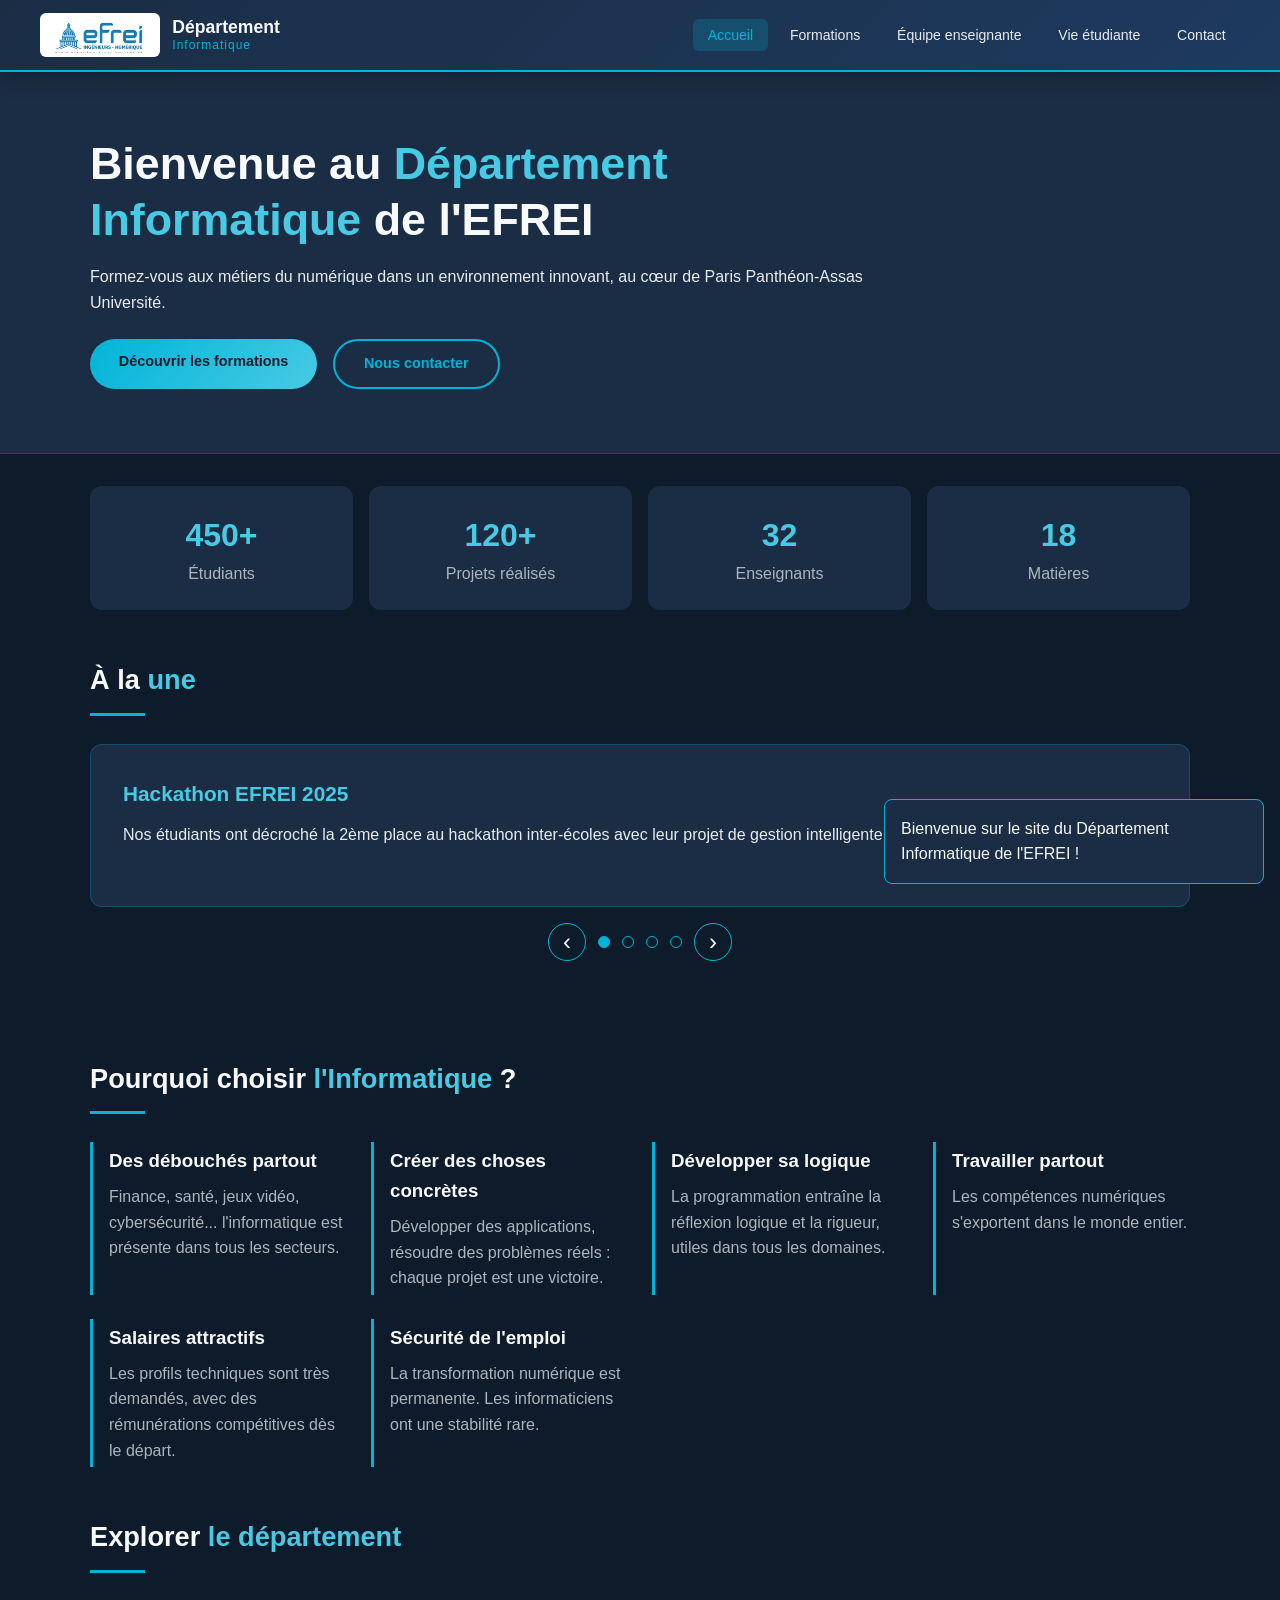
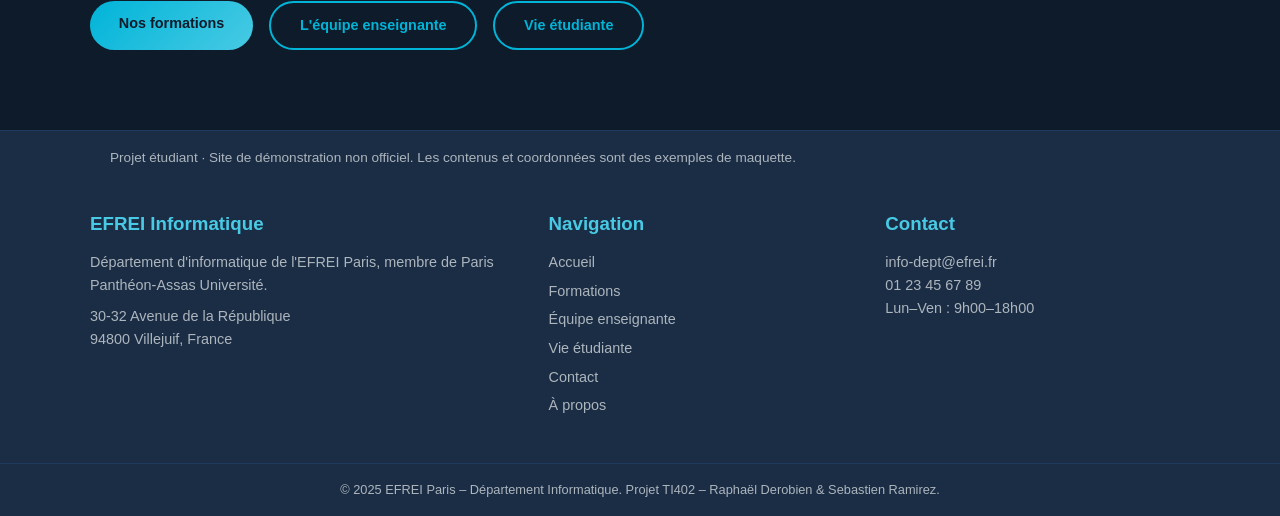
<file: index.html>
<!DOCTYPE html>      
<html lang="fr">
<head>
    <meta charset="UTF-8">
    <meta name="viewport" content="width=device-width, initial-scale=1.0">
    <title>Département Informatique - EFREI Paris</title>
    <link rel="stylesheet" href="css/styles.css">
</head>
<body>

    <header>
        <div class="header-inner">
            <div class="logo">
                <img class="logo-img" src="logo-efrei.png" alt="EFREI - Ingénieurs et numérique">
                <h1>Département <span>Informatique</span></h1>
            </div>
            <nav>
                <button class="burger" id="burger-btn" type="button" aria-label="Menu" aria-controls="nav-menu" aria-expanded="false">
                    <span></span><span></span><span></span>
                </button>
                <ul id="nav-menu">
                    <li><a href="index.html">Accueil</a></li>
                    <li><a href="formations.html">Formations</a></li>
                    <li><a href="enseignants.html">Équipe enseignante</a></li>
                    <li><a href="vie-etudiante.html">Vie étudiante</a></li>
                    <li><a href="contact.html">Contact</a></li>
                </ul>
            </nav>
        </div>
    </header>

    <main>
        <section class="banniere">
            <h1 class="anim-entree">Bienvenue au <span>Département Informatique</span> de l'EFREI</h1>
            <p class="anim-entree-2">Formez-vous aux métiers du numérique dans un environnement innovant, au cœur de Paris Panthéon-Assas Université.</p>
            <div class="banniere-btns anim-entree-3">
                <a href="formations.html" class="btn btn-primary">Découvrir les formations</a>
                <a href="contact.html" class="btn btn-outline">Nous contacter</a>
            </div>
        </section>

        <div class="chiffres">
            <div class="chiffre-item"><span class="nombre">450+</span><span class="label">Étudiants</span></div>
            <div class="chiffre-item"><span class="nombre">120+</span><span class="label">Projets réalisés</span></div>
            <div class="chiffre-item"><span class="nombre">32</span><span class="label">Enseignants</span></div>
            <div class="chiffre-item"><span class="nombre">18</span><span class="label">Matières</span></div>
        </div>

        <section class="carrousel-section">
            <div class="section-titre">
                <h2>À la <span>une</span></h2>
                <div class="ligne-deco"></div>
            </div>
            <div class="carrousel-wrapper">
                <div class="carrousel-inner" id="carrousel-inner">
                    <div class="carrousel-slide">
                        <h3>Hackathon EFREI 2025</h3>
                        <p>Nos étudiants ont décroché la 2ème place au hackathon inter-écoles avec leur projet de gestion intelligente de campus.</p>
                    </div>
                    <div class="carrousel-slide">
                        <h3>Nouveau cours : Intelligence Artificielle</h3>
                        <p>Dès cette année, un module complet sur le machine learning et les réseaux de neurones est intégré au programme de 2ème année.</p>
                    </div>
                    <div class="carrousel-slide">
                        <h3>Partenariats entreprises</h3>
                        <p>L'EFREI renforce ses liens avec des entreprises tech de premier plan pour offrir plus de stages et d'alternances à nos étudiants.</p>
                    </div>
                    <div class="carrousel-slide">
                        <h3>Taux d'insertion : 97%</h3>
                        <p>Nos diplômés trouvent un emploi dans les 6 mois suivant l'obtention de leur diplôme.</p>
                    </div>
                </div>
            </div>
            <div class="carrousel-controls">
                <button class="btn-carrousel" id="btn-prev" aria-label="Précédent">&#8249;</button>
                <div class="indicateurs" id="indicateurs"></div>
                <button class="btn-carrousel" id="btn-next" aria-label="Suivant">&#8250;</button>
            </div>
        </section>

        <section class="section">
            <div class="section-titre">
                <h2>Pourquoi choisir <span>l'Informatique</span> ?</h2>
                <div class="ligne-deco"></div>
            </div>
            <div class="pourquoi-grid">
                <div class="pourquoi-item"><h3>Des débouchés partout</h3><p>Finance, santé, jeux vidéo, cybersécurité... l'informatique est présente dans tous les secteurs.</p></div>
                <div class="pourquoi-item"><h3>Créer des choses concrètes</h3><p>Développer des applications, résoudre des problèmes réels : chaque projet est une victoire.</p></div>
                <div class="pourquoi-item"><h3>Développer sa logique</h3><p>La programmation entraîne la réflexion logique et la rigueur, utiles dans tous les domaines.</p></div>
                <div class="pourquoi-item"><h3>Travailler partout</h3><p>Les compétences numériques s'exportent dans le monde entier.</p></div>
                <div class="pourquoi-item"><h3>Salaires attractifs</h3><p>Les profils techniques sont très demandés, avec des rémunérations compétitives dès le départ.</p></div>
                <div class="pourquoi-item"><h3>Sécurité de l'emploi</h3><p>La transformation numérique est permanente. Les informaticiens ont une stabilité rare.</p></div>
            </div>
        </section>

        <section class="section" style="padding-top:0;">
            <div class="section-titre">
                <h2>Explorer <span>le département</span></h2>
                <div class="ligne-deco"></div>
            </div>
            <div class="nav-pages">
                <a href="formations.html" class="btn btn-primary">Nos formations</a>
                <a href="enseignants.html" class="btn btn-outline">L'équipe enseignante</a>
                <a href="vie-etudiante.html" class="btn btn-outline">Vie étudiante</a>
            </div>
        </section>
    </main>

    <footer>
        <p class="note-projet">Projet étudiant · Site de démonstration non officiel. Les contenus et coordonnées sont des exemples de maquette.</p>
        <div class="footer-inner">
            <div class="footer-col">
                <h3>EFREI Informatique</h3>
                <p>Département d'informatique de l'EFREI Paris, membre de Paris Panthéon-Assas Université.</p>
                <p style="margin-top:0.5rem;">30-32 Avenue de la République<br>94800 Villejuif, France</p>
            </div>
            <div class="footer-col">
                <h3>Navigation</h3>
                <a href="index.html">Accueil</a>
                <a href="formations.html">Formations</a>
                <a href="enseignants.html">Équipe enseignante</a>
                <a href="vie-etudiante.html">Vie étudiante</a>
                <a href="contact.html">Contact</a>
                <a href="apropos.html">À propos</a>
            </div>
            <div class="footer-col">
                <h3>Contact</h3>
                <p>info-dept@efrei.fr</p>
                <p>01 23 45 67 89</p>
                <p>Lun–Ven : 9h00–18h00</p>
            </div>
        </div>
        <div class="footer-bottom">
            <p>© 2025 EFREI Paris – Département Informatique. Projet TI402 – Raphaël Derobien &amp; Sebastien Ramirez.</p>
        </div>
    </footer>

    <div id="toast" role="alert">
        <p>Bienvenue sur le site du <span>Département Informatique</span> de l'EFREI !</p>
    </div>

    <script src="js/script.js" defer></script>
</body>
</html>
</file>
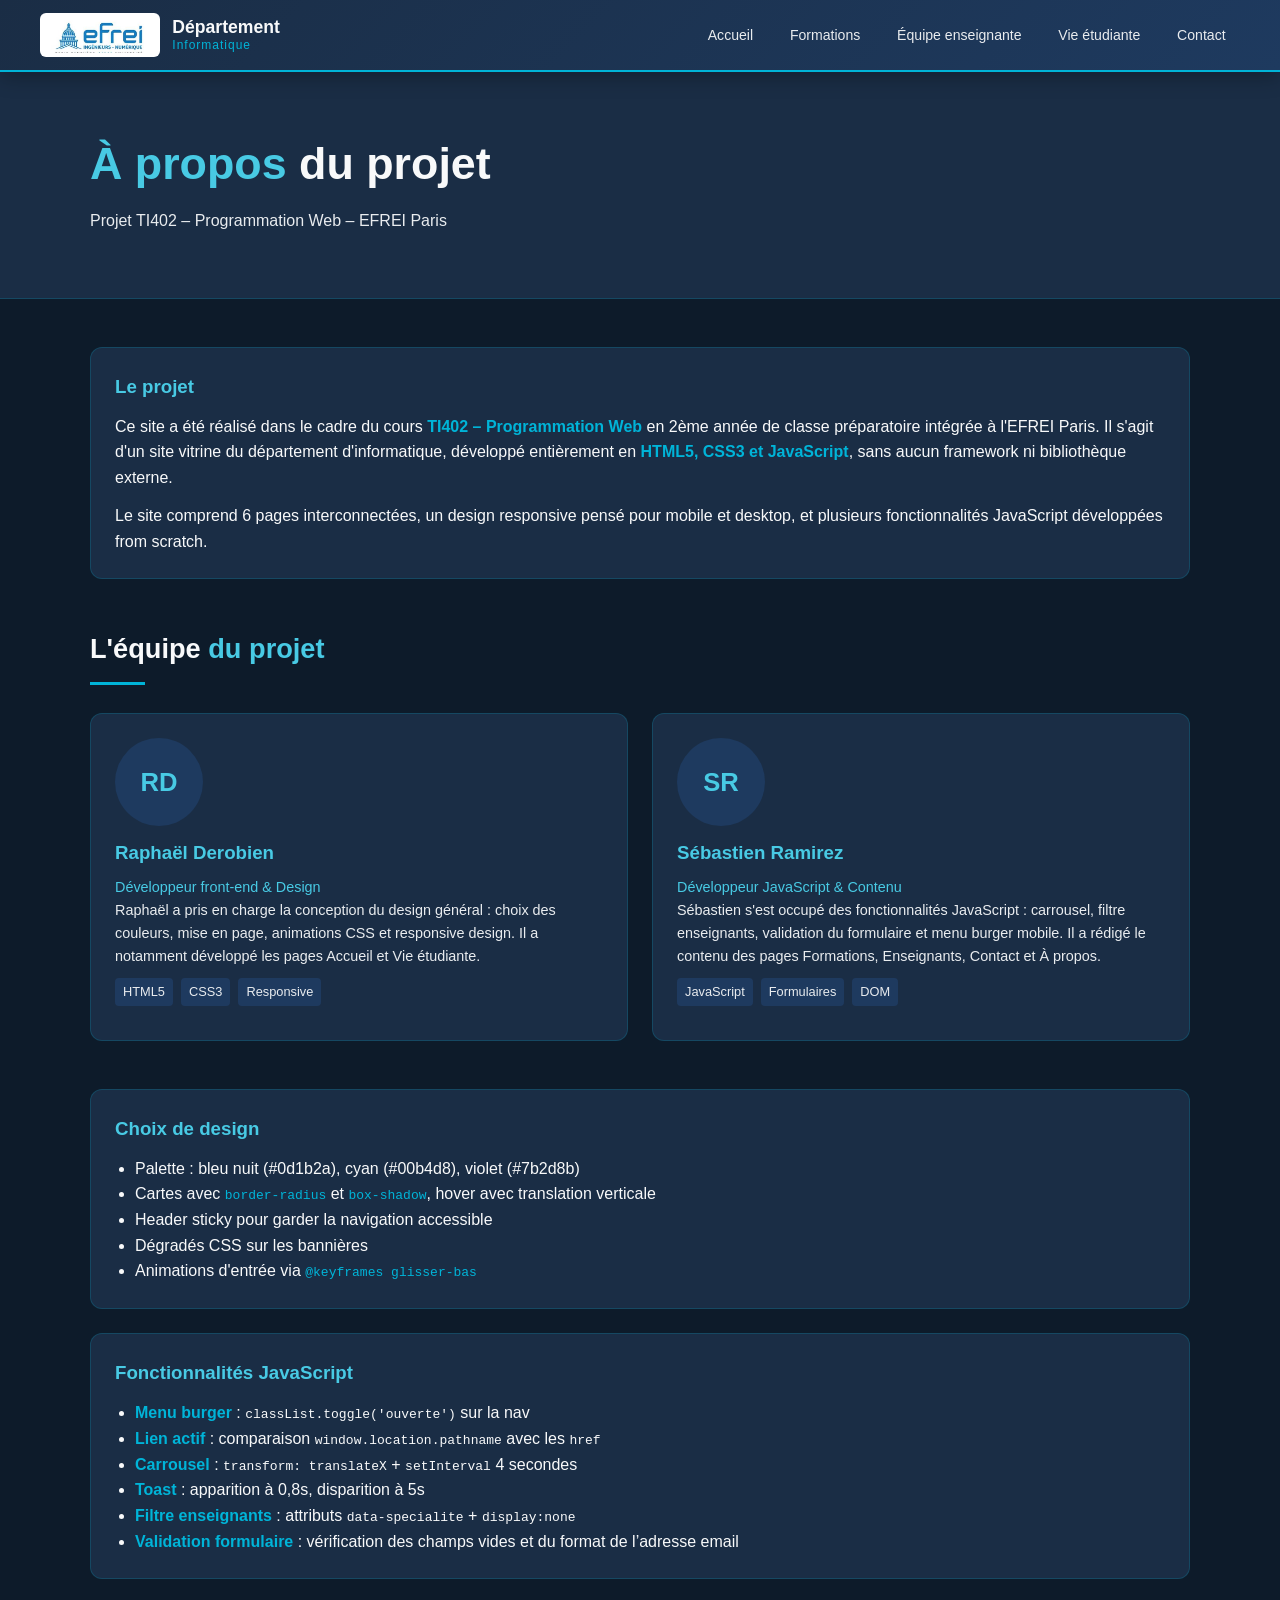
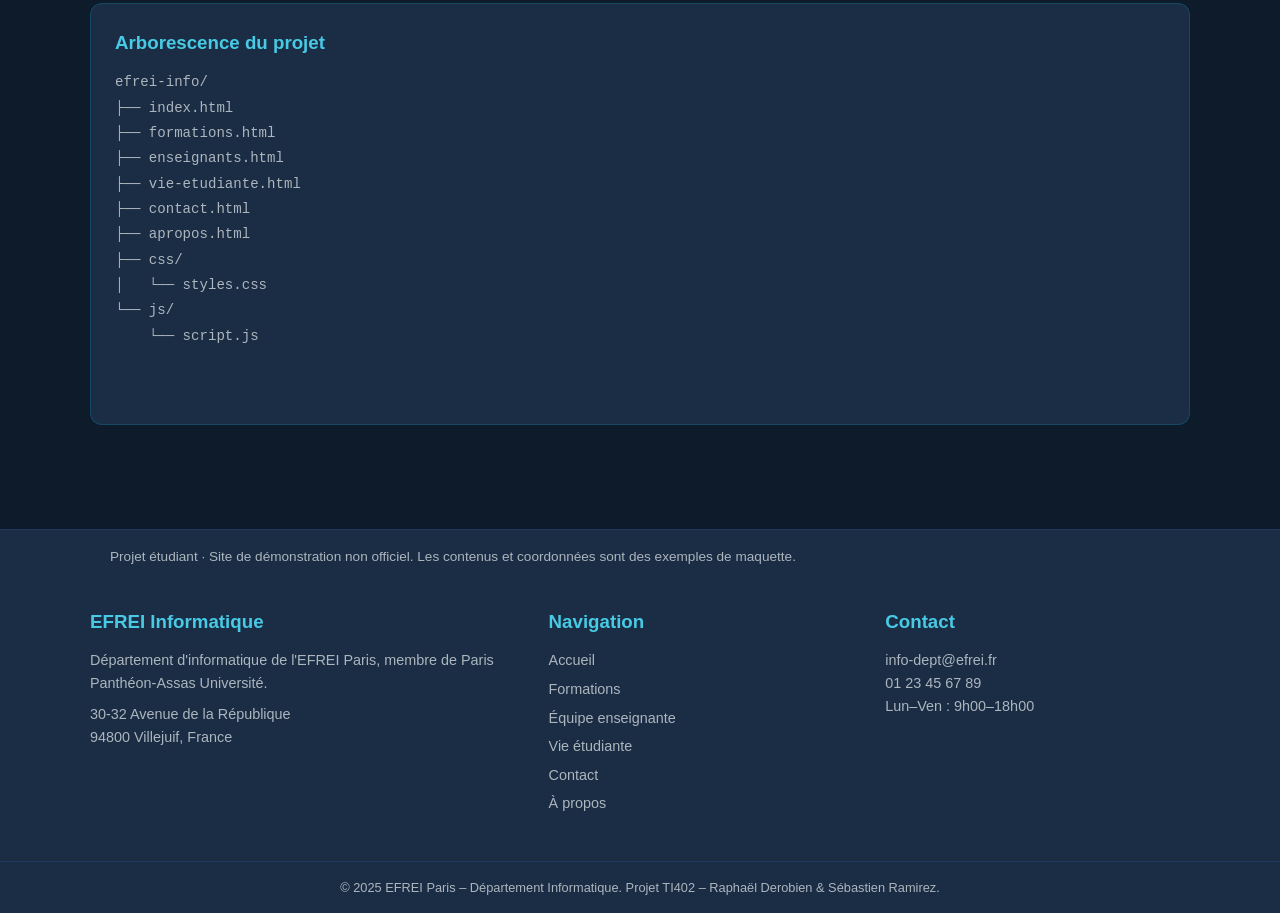
<file: apropos.html>
<!DOCTYPE html>
<html lang="fr">
<head>
    <meta charset="UTF-8">
    <meta name="viewport" content="width=device-width, initial-scale=1.0">
    <title>À propos – Département Informatique EFREI</title>
    <link rel="stylesheet" href="css/styles.css">
</head>
<body>

    <header>
        <div class="header-inner">
            <div class="logo">
                <img class="logo-img" src="logo-efrei.png" alt="EFREI - Ingénieurs et numérique">
                <h1>Département <span>Informatique</span></h1>
            </div>
            <nav>
                <button class="burger" id="burger-btn" type="button" aria-label="Menu" aria-controls="nav-menu" aria-expanded="false">
                    <span></span><span></span><span></span>
                </button>
                <ul id="nav-menu">
                    <li><a href="index.html">Accueil</a></li>
                    <li><a href="formations.html">Formations</a></li>
                    <li><a href="enseignants.html">Équipe enseignante</a></li>
                    <li><a href="vie-etudiante.html">Vie étudiante</a></li>
                    <li><a href="contact.html">Contact</a></li>
                </ul>
            </nav>
        </div>
    </header>

    <main>
        <section class="banniere">
            <h1 class="anim-entree"><span>À propos</span> du projet</h1>
            <p class="anim-entree-2">Projet TI402 – Programmation Web – EFREI Paris</p>
        </section>

        <section class="section">

            <div class="bloc-info anim-entree">
                <h3>Le projet</h3>
                <p>Ce site a été réalisé dans le cadre du cours <strong style="color:var(--cyan);">TI402 – Programmation Web</strong> en 2ème année de classe préparatoire intégrée à l'EFREI Paris. Il s'agit d'un site vitrine du département d'informatique, développé entièrement en <strong style="color:var(--cyan);">HTML5, CSS3 et JavaScript</strong>, sans aucun framework ni bibliothèque externe.</p>
                <p style="margin-top:0.8rem;">Le site comprend 6 pages interconnectées, un design responsive pensé pour mobile et desktop, et plusieurs fonctionnalités JavaScript développées from scratch.</p>
            </div>

            <div class="section-titre" style="margin-top:3rem;">
                <h2>L'équipe <span>du projet</span></h2>
                <div class="ligne-deco"></div>
            </div>

            <div class="cartes-grid">
                <div class="membre-card">
                    <div class="membre-avatar">RD</div>
                    <h3>Raphaël Derobien</h3>
                    <p class="role">Développeur front-end &amp; Design</p>
                    <p>Raphaël a pris en charge la conception du design général : choix des couleurs, mise en page, animations CSS et responsive design. Il a notamment développé les pages Accueil et Vie étudiante.</p>
                    <div class="techno-liste">
                        <span class="techno-tag">HTML5</span>
                        <span class="techno-tag">CSS3</span>
                        <span class="techno-tag">Responsive</span>
                    </div>
                </div>
                <div class="membre-card">
                    <div class="membre-avatar">SR</div>
                    <h3>Sébastien Ramirez</h3>
                    <p class="role">Développeur JavaScript &amp; Contenu</p>
                    <p>Sébastien s'est occupé des fonctionnalités JavaScript : carrousel, filtre enseignants, validation du formulaire et menu burger mobile. Il a rédigé le contenu des pages Formations, Enseignants, Contact et À propos.</p>
                    <div class="techno-liste">
                        <span class="techno-tag">JavaScript</span>
                        <span class="techno-tag">Formulaires</span>
                        <span class="techno-tag">DOM</span>
                    </div>
                </div>
            </div>

            <div class="bloc-info" style="margin-top:3rem;">
                <h3>Choix de design</h3>
                <ul>
                    <li>Palette : bleu nuit (#0d1b2a), cyan (#00b4d8), violet (#7b2d8b)</li>
                    <li>Cartes avec <code style="color:var(--cyan);">border-radius</code> et <code style="color:var(--cyan);">box-shadow</code>, hover avec translation verticale</li>
                    <li>Header sticky pour garder la navigation accessible</li>
                    <li>Dégradés CSS sur les bannières</li>
                    <li>Animations d'entrée via <code style="color:var(--cyan);">@keyframes glisser-bas</code></li>
                </ul>
            </div>

            <div class="bloc-info">
                <h3>Fonctionnalités JavaScript</h3>
                <ul>
                    <li><strong style="color:var(--cyan);">Menu burger</strong> : <code>classList.toggle('ouverte')</code> sur la nav</li>
                    <li><strong style="color:var(--cyan);">Lien actif</strong> : comparaison <code>window.location.pathname</code> avec les <code>href</code></li>
                    <li><strong style="color:var(--cyan);">Carrousel</strong> : <code>transform: translateX</code> + <code>setInterval</code> 4 secondes</li>
                    <li><strong style="color:var(--cyan);">Toast</strong> : apparition à 0,8s, disparition à 5s</li>
                    <li><strong style="color:var(--cyan);">Filtre enseignants</strong> : attributs <code>data-specialite</code> + <code>display:none</code></li>
                    <li><strong style="color:var(--cyan);">Validation formulaire</strong> : vérification des champs vides et du format de l’adresse email</li>
                </ul>
            </div>

            <div class="bloc-info">
                <h3>Arborescence du projet</h3>
                <pre style="color:var(--gris-texte);font-size:0.88rem;line-height:1.8;overflow-x:auto;">
efrei-info/
├── index.html
├── formations.html
├── enseignants.html
├── vie-etudiante.html
├── contact.html
├── apropos.html
├── css/
│   └── styles.css
└── js/
    └── script.js

                </pre>
            </div>

        </section>
    </main>

    <footer>
        <p class="note-projet">Projet étudiant · Site de démonstration non officiel. Les contenus et coordonnées sont des exemples de maquette.</p>
        <div class="footer-inner">
            <div class="footer-col">
                <h3>EFREI Informatique</h3>
                <p>Département d'informatique de l'EFREI Paris, membre de Paris Panthéon-Assas Université.</p>
                <p style="margin-top:0.5rem;">30-32 Avenue de la République<br>94800 Villejuif, France</p>
            </div>
            <div class="footer-col">
                <h3>Navigation</h3>
                <a href="index.html">Accueil</a>
                <a href="formations.html">Formations</a>
                <a href="enseignants.html">Équipe enseignante</a>
                <a href="vie-etudiante.html">Vie étudiante</a>
                <a href="contact.html">Contact</a>
                <a href="apropos.html">À propos</a>
            </div>
            <div class="footer-col">
                <h3>Contact</h3>
                <p>info-dept@efrei.fr</p>
                <p>01 23 45 67 89</p>
                <p>Lun–Ven : 9h00–18h00</p>
            </div>
        </div>
        <div class="footer-bottom">
            <p>© 2025 EFREI Paris – Département Informatique. Projet TI402 – Raphaël Derobien &amp; Sébastien Ramirez.</p>
        </div>
    </footer>

    <script src="js/script.js" defer></script>
</body>
</html>
</file>
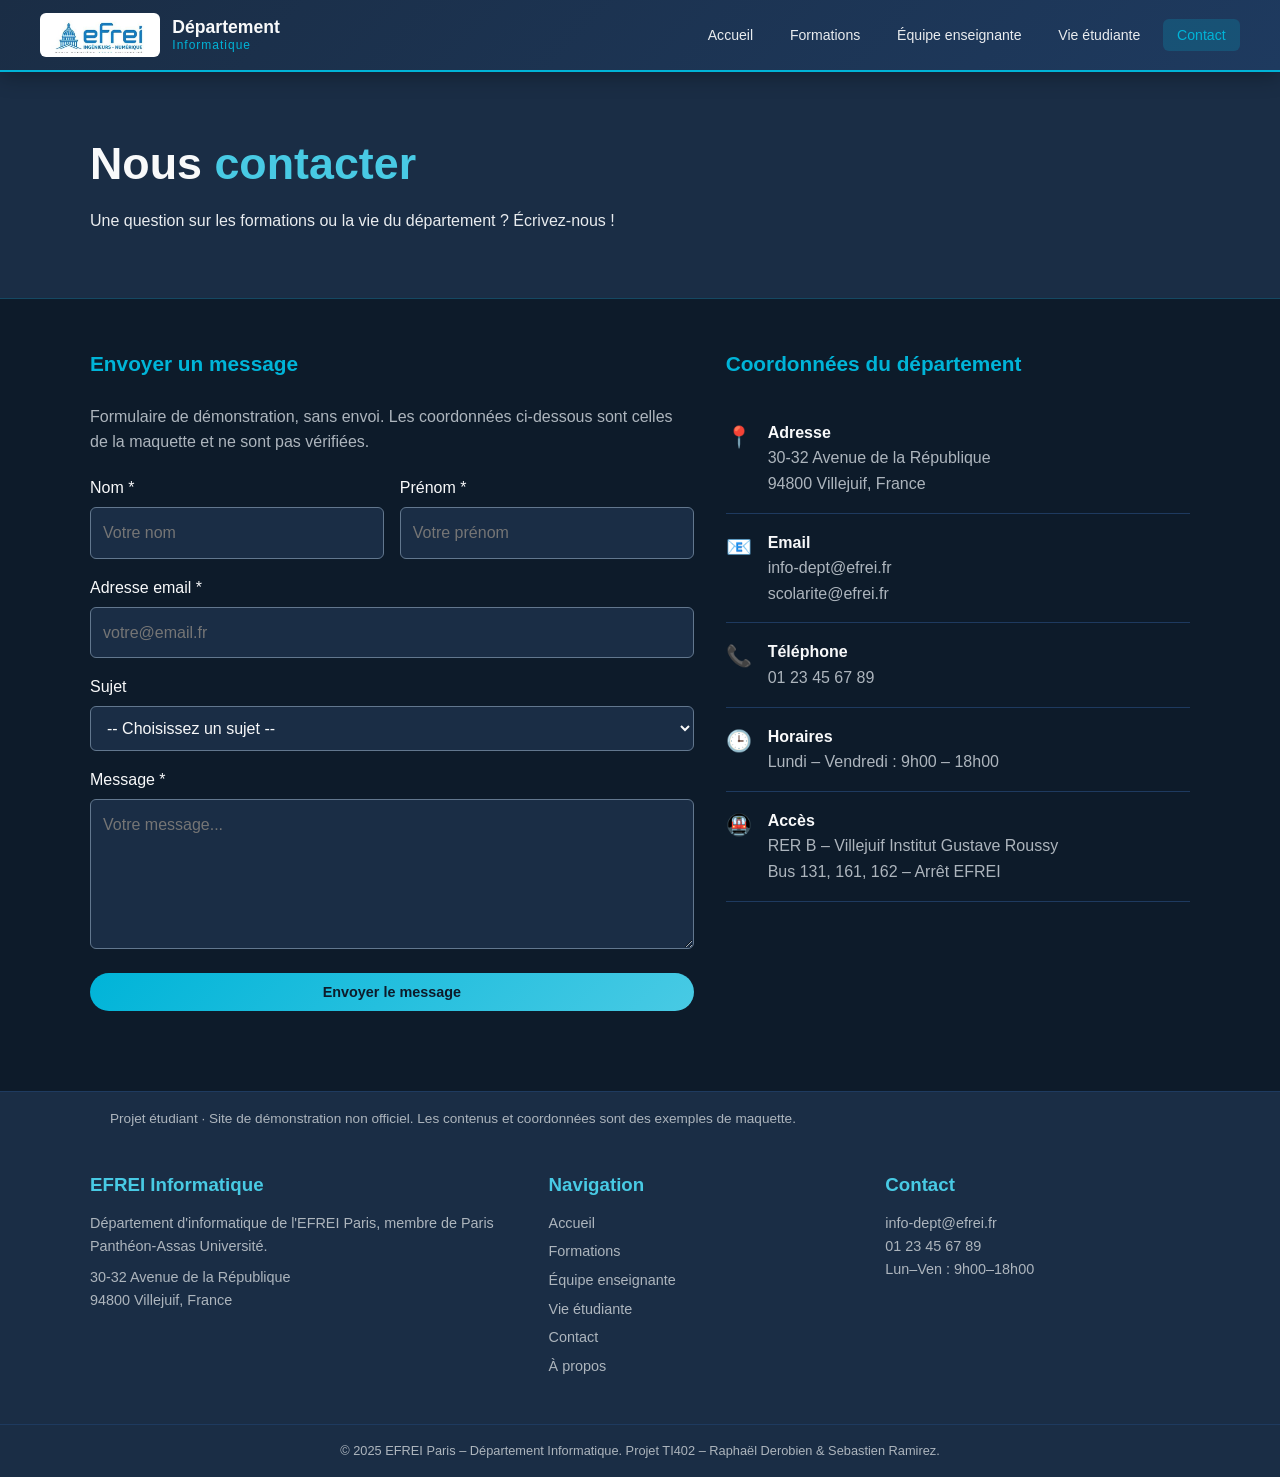
<file: contact.html>
<!DOCTYPE html>
<html lang="fr">
<head>
    <meta charset="UTF-8">
    <meta name="viewport" content="width=device-width, initial-scale=1.0">
    <title>Contact – Département Informatique EFREI</title>
    <link rel="stylesheet" href="css/styles.css">
</head>
<body>

    <header>
        <div class="header-inner">
            <div class="logo">
                <img class="logo-img" src="logo-efrei.png" alt="EFREI - Ingénieurs et numérique">
                <h1>Département <span>Informatique</span></h1>
            </div>
            <nav>
                <button class="burger" id="burger-btn" type="button" aria-label="Menu" aria-controls="nav-menu" aria-expanded="false">
                    <span></span><span></span><span></span>
                </button>
                <ul id="nav-menu">
                    <li><a href="index.html">Accueil</a></li>
                    <li><a href="formations.html">Formations</a></li>
                    <li><a href="enseignants.html">Équipe enseignante</a></li>
                    <li><a href="vie-etudiante.html">Vie étudiante</a></li>
                    <li><a href="contact.html">Contact</a></li>
                </ul>
            </nav>
        </div>
    </header>

    <main>
        <section class="banniere">
            <h1 class="anim-entree">Nous <span>contacter</span></h1>
            <p class="anim-entree-2">Une question sur les formations ou la vie du département ? Écrivez-nous !</p>
        </section>

        <section class="section">
            <div class="contact-grid">

                <div class="formulaire-contact">
                    <h2 style="color:var(--cyan);margin-bottom:1.5rem;font-size:1.3rem;">Envoyer un message</h2>
                    <p>Formulaire de démonstration, sans envoi. Les coordonnées ci-dessous sont celles de la maquette et ne sont pas vérifiées.</p>
                    <form id="formulaire-contact" novalidate>

                        <div class="form-ligne">
                            <div class="form-groupe">
                                <label for="nom">Nom *</label>
                                <input type="text" id="nom" name="nom" placeholder="Votre nom" autocomplete="family-name">
                                <span class="msg-erreur" id="erreur-nom"></span>
                            </div>
                            <div class="form-groupe">
                                <label for="prenom">Prénom *</label>
                                <input type="text" id="prenom" name="prenom" placeholder="Votre prénom" autocomplete="given-name">
                                <span class="msg-erreur" id="erreur-prenom"></span>
                            </div>
                        </div>

                        <div class="form-groupe">
                            <label for="email">Adresse email *</label>
                            <input type="email" id="email" name="email" placeholder="votre@email.fr" autocomplete="email">
                            <span class="msg-erreur" id="erreur-email"></span>
                        </div>

                        <div class="form-groupe">
                            <label for="sujet">Sujet</label>
                            <select id="sujet" name="sujet">
                                <option value="">-- Choisissez un sujet --</option>
                                <option value="inscription">Inscription / Admission</option>
                                <option value="formation">Contenu des formations</option>
                                <option value="stage">Stage ou alternance</option>
                                <option value="projet">Projet étudiant</option>
                                <option value="autre">Autre</option>
                            </select>
                        </div>

                        <div class="form-groupe">
                            <label for="message">Message *</label>
                            <textarea id="message" name="message" placeholder="Votre message..."></textarea>
                            <span class="msg-erreur" id="erreur-message"></span>
                        </div>

                        <button type="submit" class="btn btn-primary" style="width:100%;">Envoyer le message</button>

                        <div class="msg-confirmation" id="msg-confirmation" role="alert">
                            Formulaire validé. Ceci est une démonstration : aucun message n’a été envoyé.
                        </div>
                    </form>
                </div>

                <div class="info-contact">
                    <h2 style="color:var(--cyan);margin-bottom:1.5rem;font-size:1.3rem;">Coordonnées du département</h2>
                    <div class="info-item">
                        <span class="icone">📍</span>
                        <div><h4>Adresse</h4><p>30-32 Avenue de la République<br>94800 Villejuif, France</p></div>
                    </div>
                    <div class="info-item">
                        <span class="icone">📧</span>
                        <div><h4>Email</h4><p>info-dept@efrei.fr<br>scolarite@efrei.fr</p></div>
                    </div>
                    <div class="info-item">
                        <span class="icone">📞</span>
                        <div><h4>Téléphone</h4><p>01 23 45 67 89</p></div>
                    </div>
                    <div class="info-item">
                        <span class="icone">🕒</span>
                        <div><h4>Horaires</h4><p>Lundi – Vendredi : 9h00 – 18h00</p></div>
                    </div>
                    <div class="info-item">
                        <span class="icone">🚇</span>
                        <div><h4>Accès</h4><p>RER B – Villejuif Institut Gustave Roussy<br>Bus 131, 161, 162 – Arrêt EFREI</p></div>
                    </div>
                </div>

            </div>
        </section>
    </main>

    <footer>
        <p class="note-projet">Projet étudiant · Site de démonstration non officiel. Les contenus et coordonnées sont des exemples de maquette.</p>
        <div class="footer-inner">
            <div class="footer-col">
                <h3>EFREI Informatique</h3>
                <p>Département d'informatique de l'EFREI Paris, membre de Paris Panthéon-Assas Université.</p>
                <p style="margin-top:0.5rem;">30-32 Avenue de la République<br>94800 Villejuif, France</p>
            </div>
            <div class="footer-col">
                <h3>Navigation</h3>
                <a href="index.html">Accueil</a>
                <a href="formations.html">Formations</a>
                <a href="enseignants.html">Équipe enseignante</a>
                <a href="vie-etudiante.html">Vie étudiante</a>
                <a href="contact.html">Contact</a>
                <a href="apropos.html">À propos</a>
            </div>
            <div class="footer-col">
                <h3>Contact</h3>
                <p>info-dept@efrei.fr</p>
                <p>01 23 45 67 89</p>
                <p>Lun–Ven : 9h00–18h00</p>
            </div>
        </div>
        <div class="footer-bottom">
            <p>© 2025 EFREI Paris – Département Informatique. Projet TI402 – Raphaël Derobien &amp; Sebastien Ramirez.</p>
        </div>
    </footer>

    <script src="js/script.js" defer></script>
</body>
</html>
</file>
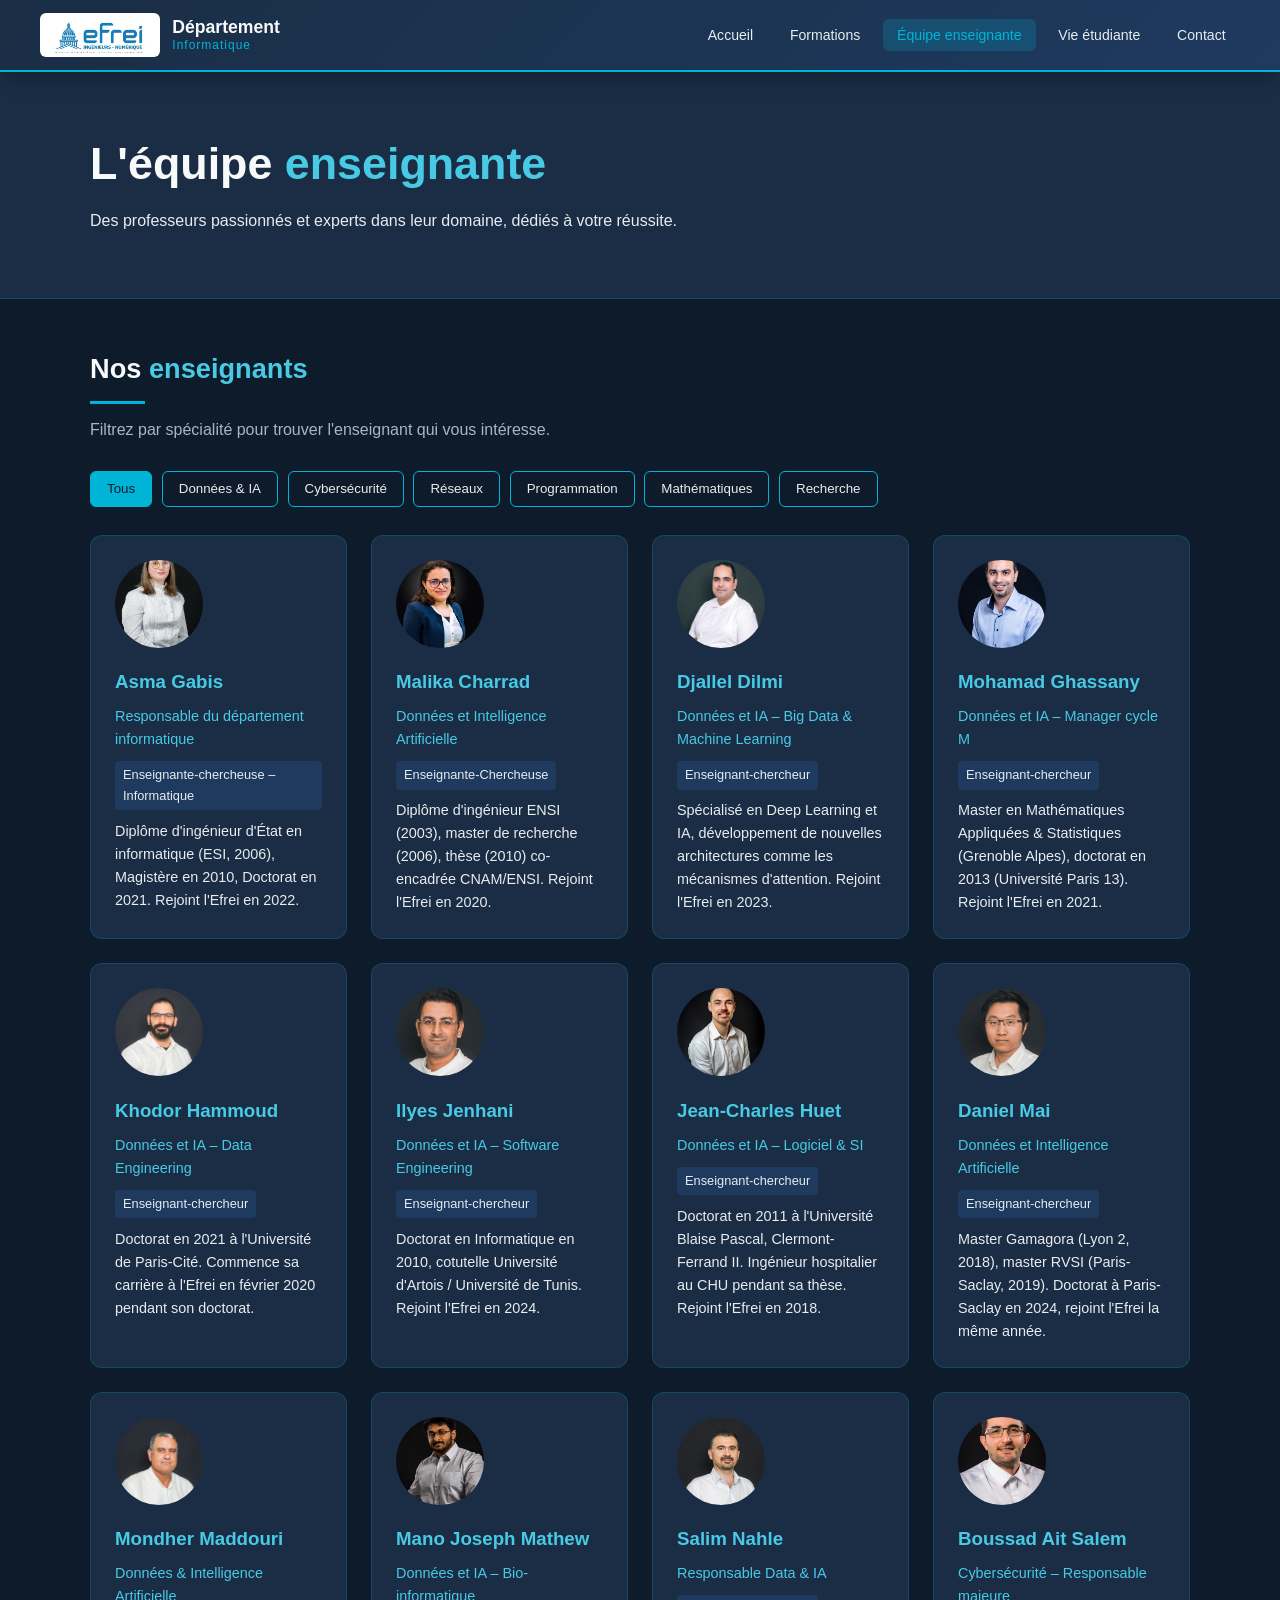
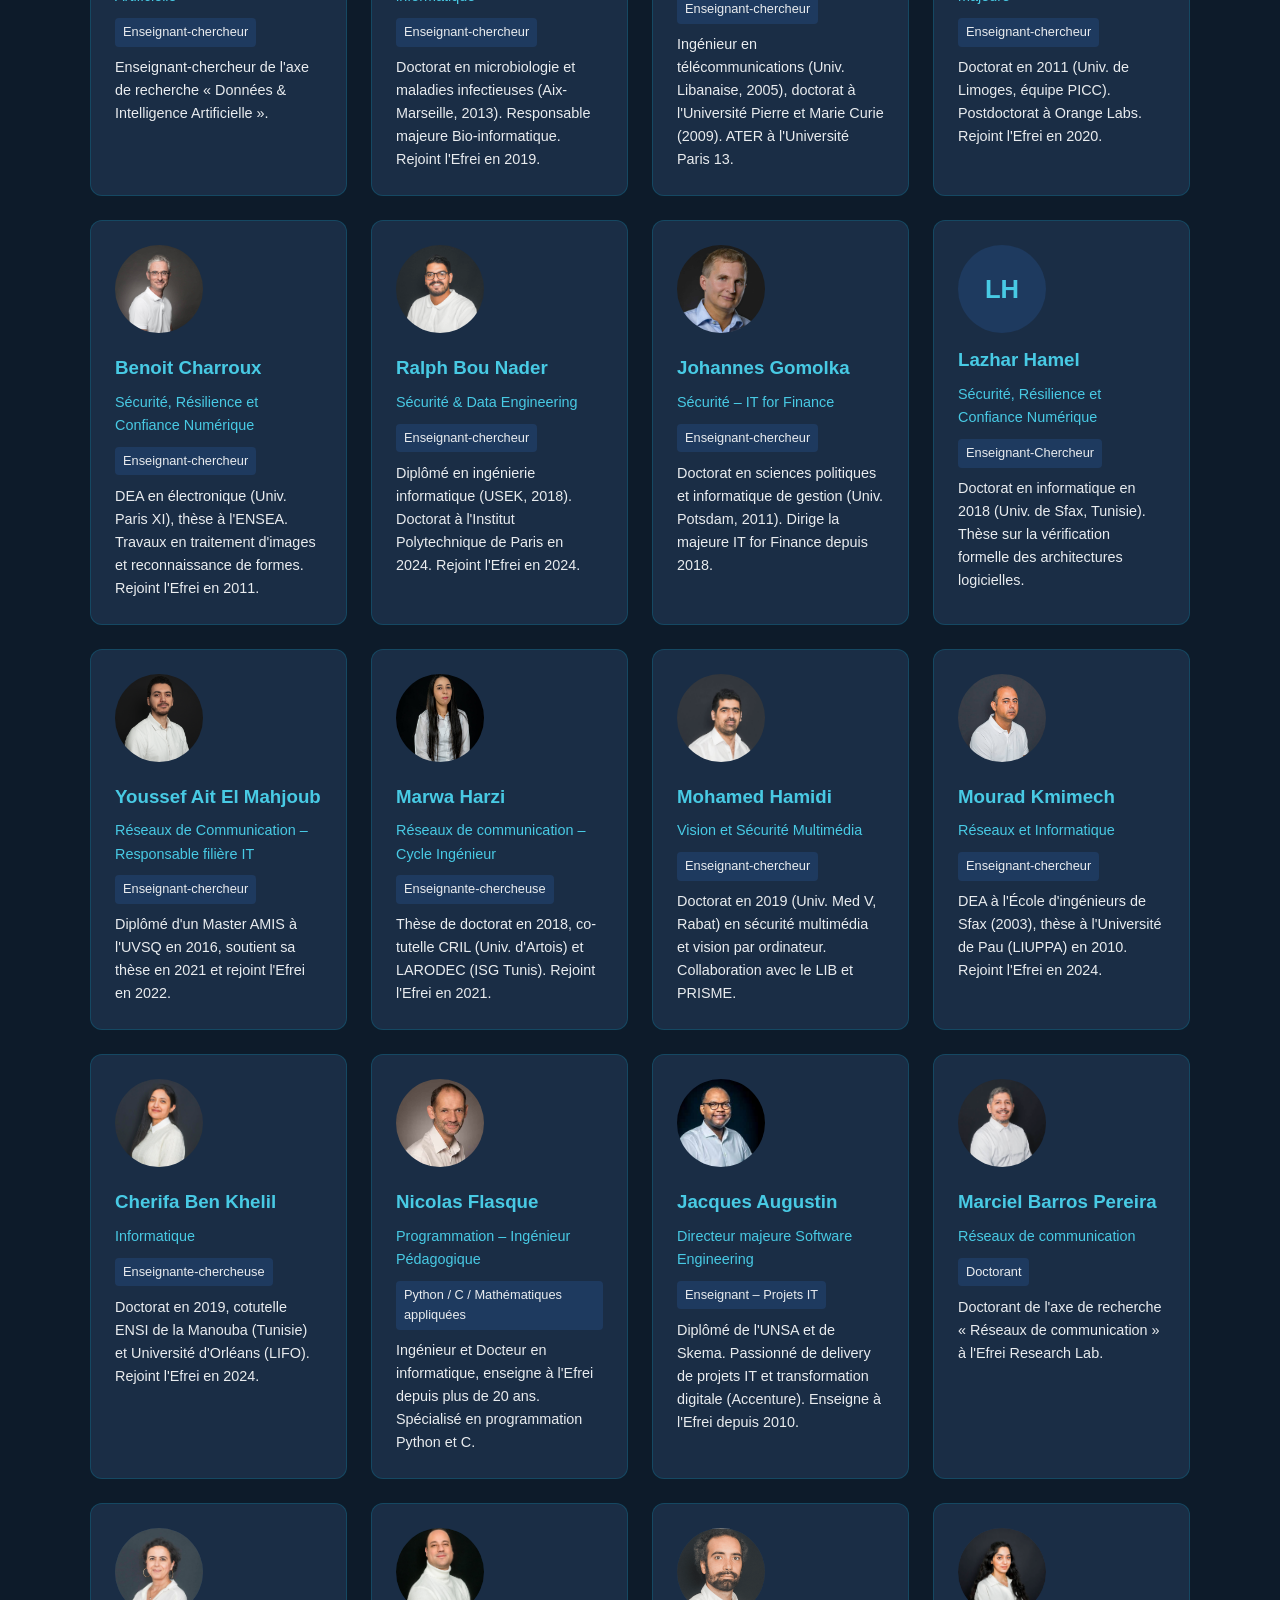
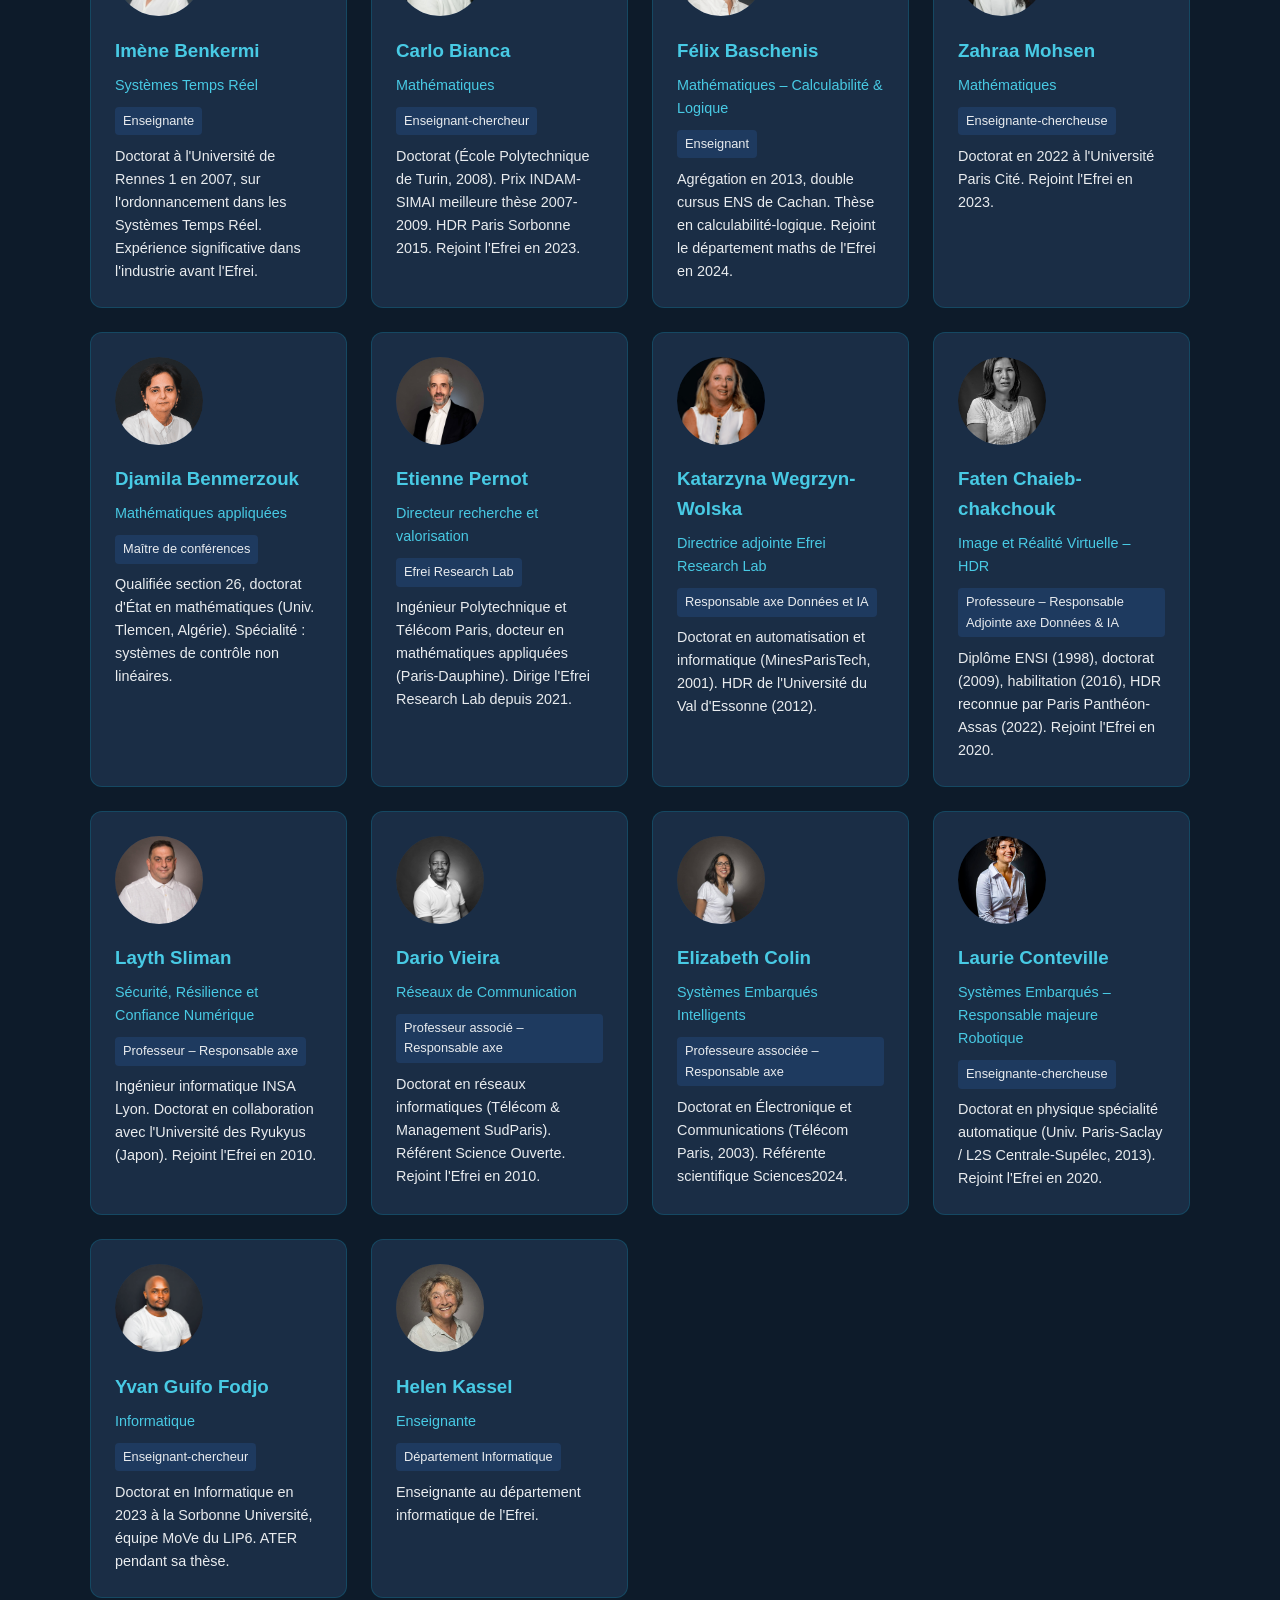
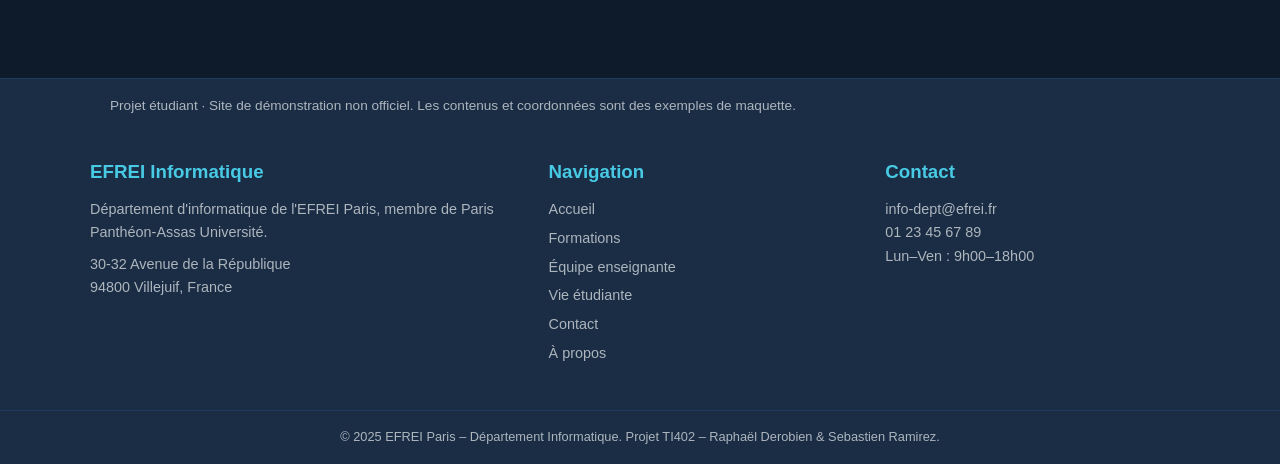
<file: enseignants.html>
<!DOCTYPE html>
<html lang="fr">
<head>
    <meta charset="UTF-8">
    <meta name="viewport" content="width=device-width, initial-scale=1.0">
    <title>Équipe enseignante – Département Informatique EFREI</title>
    <link rel="stylesheet" href="css/styles.css">
</head>
<body>

    <header>
        <div class="header-inner">
            <div class="logo">
                <img class="logo-img" src="logo-efrei.png" alt="EFREI - Ingénieurs et numérique">
                <h1>Département <span>Informatique</span></h1>
            </div>
            <nav>
                <button class="burger" id="burger-btn" type="button" aria-label="Menu" aria-controls="nav-menu" aria-expanded="false">
                    <span></span><span></span><span></span>
                </button>
                <ul id="nav-menu">
                    <li><a href="index.html">Accueil</a></li>
                    <li><a href="formations.html">Formations</a></li>
                    <li><a href="enseignants.html">Équipe enseignante</a></li>
                    <li><a href="vie-etudiante.html">Vie étudiante</a></li>
                    <li><a href="contact.html">Contact</a></li>
                </ul>
            </nav>
        </div>
    </header>

    <main>
        <section class="banniere">
            <h1 class="anim-entree">L'équipe <span>enseignante</span></h1>
            <p class="anim-entree-2">Des professeurs passionnés et experts dans leur domaine, dédiés à votre réussite.</p>
        </section>

        <section class="section">
            <div class="section-titre">
                <h2>Nos <span>enseignants</span></h2>
                <div class="ligne-deco"></div>
                <p>Filtrez par spécialité pour trouver l'enseignant qui vous intéresse.</p>
            </div>

            <div class="filtre-barre" role="group" aria-label="Filtrer par spécialité">
                <button class="btn-filtre actif" data-filtre="tous">Tous</button>
                <button class="btn-filtre" data-filtre="ia">Données &amp; IA</button>
                <button class="btn-filtre" data-filtre="securite">Cybersécurité</button>
                <button class="btn-filtre" data-filtre="reseaux">Réseaux</button>
                <button class="btn-filtre" data-filtre="programmation">Programmation</button>
                <button class="btn-filtre" data-filtre="maths">Mathématiques</button>
                <button class="btn-filtre" data-filtre="recherche">Recherche</button>
            </div>

            <div class="cartes-grid" id="grille-enseignants">   

                <article class="carte-enseignant" data-specialite="ia">
                    <img src="photos-enseignants/enseignant-01.jpg" alt="Photo de Asma Gabis" class="avatar-photo" loading="lazy">
                    <h3>Asma Gabis</h3>
                    <p class="domaine">Responsable du département informatique</p>
                    <span class="matiere">Enseignante-chercheuse – Informatique</span>
                    <p>Diplôme d'ingénieur d'État en informatique (ESI, 2006), Magistère en 2010, Doctorat en 2021. Rejoint l'Efrei en 2022.</p>
                </article>

                <article class="carte-enseignant" data-specialite="ia">
                    <img src="photos-enseignants/enseignant-02.jpg" alt="Photo de Malika Charrad" class="avatar-photo" loading="lazy">
                    <h3>Malika Charrad</h3>
                    <p class="domaine">Données et Intelligence Artificielle</p>
                    <span class="matiere">Enseignante-Chercheuse</span>
                    <p>Diplôme d'ingénieur ENSI (2003), master de recherche (2006), thèse (2010) co-encadrée CNAM/ENSI. Rejoint l'Efrei en 2020.</p>
                </article>

                <article class="carte-enseignant" data-specialite="ia">
                    <img src="photos-enseignants/enseignant-03.jpg" alt="Photo de Djallel Dilmi" class="avatar-photo" loading="lazy">
                    <h3>Djallel Dilmi</h3>
                    <p class="domaine">Données et IA – Big Data &amp; Machine Learning</p>
                    <span class="matiere">Enseignant-chercheur</span>
                    <p>Spécialisé en Deep Learning et IA, développement de nouvelles architectures comme les mécanismes d'attention. Rejoint l'Efrei en 2023.</p>
                </article>

                <article class="carte-enseignant" data-specialite="ia">
                    <img src="photos-enseignants/enseignant-04.jpg" alt="Photo de Mohamad Ghassany" class="avatar-photo" loading="lazy">
                    <h3>Mohamad Ghassany</h3>
                    <p class="domaine">Données et IA – Manager cycle M</p>
                    <span class="matiere">Enseignant-chercheur</span>
                    <p>Master en Mathématiques Appliquées &amp; Statistiques (Grenoble Alpes), doctorat en 2013 (Université Paris 13). Rejoint l'Efrei en 2021.</p>
                </article>

                <article class="carte-enseignant" data-specialite="ia">
                    <img src="photos-enseignants/enseignant-05.jpg" alt="Photo de Khodor Hammoud" class="avatar-photo" loading="lazy">
                    <h3>Khodor Hammoud</h3>
                    <p class="domaine">Données et IA – Data Engineering</p>
                    <span class="matiere">Enseignant-chercheur</span>
                    <p>Doctorat en 2021 à l'Université de Paris-Cité. Commence sa carrière à l'Efrei en février 2020 pendant son doctorat.</p>
                </article>

                <article class="carte-enseignant" data-specialite="ia">
                    <img src="photos-enseignants/enseignant-06.png" alt="Photo de Ilyes Jenhani" class="avatar-photo" loading="lazy">
                    <h3>Ilyes Jenhani</h3>
                    <p class="domaine">Données et IA – Software Engineering</p>
                    <span class="matiere">Enseignant-chercheur</span>
                    <p>Doctorat en Informatique en 2010, cotutelle Université d'Artois / Université de Tunis. Rejoint l'Efrei en 2024.</p>
                </article>

                <article class="carte-enseignant" data-specialite="ia">
                    <img src="photos-enseignants/enseignant-07.jpg" alt="Photo de Jean-Charles Huet" class="avatar-photo" loading="lazy">
                    <h3>Jean-Charles Huet</h3>
                    <p class="domaine">Données et IA – Logiciel &amp; SI</p>
                    <span class="matiere">Enseignant-chercheur</span>
                    <p>Doctorat en 2011 à l'Université Blaise Pascal, Clermont-Ferrand II. Ingénieur hospitalier au CHU pendant sa thèse. Rejoint l'Efrei en 2018.</p>
                </article>

                <article class="carte-enseignant" data-specialite="ia">
                    <img src="photos-enseignants/enseignant-08.png" alt="Photo de Daniel Mai" class="avatar-photo" loading="lazy">
                    <h3>Daniel Mai</h3>
                    <p class="domaine">Données et Intelligence Artificielle</p>
                    <span class="matiere">Enseignant-chercheur</span>
                    <p>Master Gamagora (Lyon 2, 2018), master RVSI (Paris-Saclay, 2019). Doctorat à Paris-Saclay en 2024, rejoint l'Efrei la même année.</p>
                </article>

                <article class="carte-enseignant" data-specialite="ia">
                    <img src="photos-enseignants/enseignant-09.jpg" alt="Photo de Mondher Maddouri" class="avatar-photo" loading="lazy">
                    <h3>Mondher Maddouri</h3>
                    <p class="domaine">Données &amp; Intelligence Artificielle</p>
                    <span class="matiere">Enseignant-chercheur</span>
                    <p>Enseignant-chercheur de l'axe de recherche « Données &amp; Intelligence Artificielle ».</p>
                </article>

                <article class="carte-enseignant" data-specialite="ia">
                    <img src="photos-enseignants/enseignant-10.jpg" alt="Photo de Mano Joseph Mathew" class="avatar-photo" loading="lazy">
                    <h3>Mano Joseph Mathew</h3>
                    <p class="domaine">Données et IA – Bio-informatique</p>
                    <span class="matiere">Enseignant-chercheur</span>
                    <p>Doctorat en microbiologie et maladies infectieuses (Aix-Marseille, 2013). Responsable majeure Bio-informatique. Rejoint l'Efrei en 2019.</p>
                </article>

                <article class="carte-enseignant" data-specialite="ia">
                    <img src="photos-enseignants/enseignant-11.jpg" alt="Photo de Salim Nahle" class="avatar-photo" loading="lazy">
                    <h3>Salim Nahle</h3>
                    <p class="domaine">Responsable Data &amp; IA</p>
                    <span class="matiere">Enseignant-chercheur</span>
                    <p>Ingénieur en télécommunications (Univ. Libanaise, 2005), doctorat à l'Université Pierre et Marie Curie (2009). ATER à l'Université Paris 13.</p>
                </article>

                <article class="carte-enseignant" data-specialite="securite">
                    <img src="photos-enseignants/enseignant-12.jpg" alt="Photo de Boussad Ait Salem" class="avatar-photo" loading="lazy">
                    <h3>Boussad Ait Salem</h3>
                    <p class="domaine">Cybersécurité – Responsable majeure</p>
                    <span class="matiere">Enseignant-chercheur</span>
                    <p>Doctorat en 2011 (Univ. de Limoges, équipe PICC). Postdoctorat à Orange Labs. Rejoint l'Efrei en 2020.</p>
                </article>

                <article class="carte-enseignant" data-specialite="securite">
                    <img src="photos-enseignants/enseignant-13.jpg" alt="Photo de Benoit Charroux" class="avatar-photo" loading="lazy">
                    <h3>Benoit Charroux</h3>
                    <p class="domaine">Sécurité, Résilience et Confiance Numérique</p>
                    <span class="matiere">Enseignant-chercheur</span>
                    <p>DEA en électronique (Univ. Paris XI), thèse à l'ENSEA. Travaux en traitement d'images et reconnaissance de formes. Rejoint l'Efrei en 2011.</p>
                </article>

                <article class="carte-enseignant" data-specialite="securite">
                    <img src="photos-enseignants/enseignant-14.jpg" alt="Photo de Ralph Bou Nader" class="avatar-photo" loading="lazy">
                    <h3>Ralph Bou Nader</h3>
                    <p class="domaine">Sécurité &amp; Data Engineering</p>
                    <span class="matiere">Enseignant-chercheur</span>
                    <p>Diplômé en ingénierie informatique (USEK, 2018). Doctorat à l'Institut Polytechnique de Paris en 2024. Rejoint l'Efrei en 2024.</p>
                </article>

                <article class="carte-enseignant" data-specialite="securite">
                    <img src="photos-enseignants/enseignant-15.jpg" alt="Photo de Johannes Gomolka" class="avatar-photo" loading="lazy">
                    <h3>Johannes Gomolka</h3>
                    <p class="domaine">Sécurité – IT for Finance</p>
                    <span class="matiere">Enseignant-chercheur</span>
                    <p>Doctorat en sciences politiques et informatique de gestion (Univ. Potsdam, 2011). Dirige la majeure IT for Finance depuis 2018.</p>
                </article>

                <article class="carte-enseignant" data-specialite="securite">
                    <div class="avatar">LH</div>
                    <h3>Lazhar Hamel</h3>
                    <p class="domaine">Sécurité, Résilience et Confiance Numérique</p>
                    <span class="matiere">Enseignant-Chercheur</span>
                    <p>Doctorat en informatique en 2018 (Univ. de Sfax, Tunisie). Thèse sur la vérification formelle des architectures logicielles.</p>
                </article>

                <article class="carte-enseignant" data-specialite="reseaux">
                    <img src="photos-enseignants/enseignant-16.jpg" alt="Photo de Youssef Ait El Mahjoub" class="avatar-photo" loading="lazy">
                    <h3>Youssef Ait El Mahjoub</h3>
                    <p class="domaine">Réseaux de Communication – Responsable filière IT</p>
                    <span class="matiere">Enseignant-chercheur</span>
                    <p>Diplômé d'un Master AMIS à l'UVSQ en 2016, soutient sa thèse en 2021 et rejoint l'Efrei en 2022.</p>
                </article>

                <article class="carte-enseignant" data-specialite="reseaux">
                    <img src="photos-enseignants/enseignant-17.jpg" alt="Photo de Marwa Harzi" class="avatar-photo" loading="lazy">
                    <h3>Marwa Harzi</h3>
                    <p class="domaine">Réseaux de communication – Cycle Ingénieur</p>
                    <span class="matiere">Enseignante-chercheuse</span>
                    <p>Thèse de doctorat en 2018, co-tutelle CRIL (Univ. d'Artois) et LARODEC (ISG Tunis). Rejoint l'Efrei en 2021.</p>
                </article>

                <article class="carte-enseignant" data-specialite="reseaux">
                    <img src="photos-enseignants/enseignant-18.jpg" alt="Photo de Mohamed Hamidi" class="avatar-photo" loading="lazy">
                    <h3>Mohamed Hamidi</h3>
                    <p class="domaine">Vision et Sécurité Multimédia</p>
                    <span class="matiere">Enseignant-chercheur</span>
                    <p>Doctorat en 2019 (Univ. Med V, Rabat) en sécurité multimédia et vision par ordinateur. Collaboration avec le LIB et PRISME.</p>
                </article>

                <article class="carte-enseignant" data-specialite="reseaux">
                    <img src="photos-enseignants/enseignant-19.jpg" alt="Photo de Mourad Kmimech" class="avatar-photo" loading="lazy">
                    <h3>Mourad Kmimech</h3>
                    <p class="domaine">Réseaux et Informatique</p>
                    <span class="matiere">Enseignant-chercheur</span>
                    <p>DEA à l'École d'ingénieurs de Sfax (2003), thèse à l'Université de Pau (LIUPPA) en 2010. Rejoint l'Efrei en 2024.</p>
                </article>

                <article class="carte-enseignant" data-specialite="reseaux">
                    <img src="photos-enseignants/enseignant-20.jpg" alt="Photo de Cherifa Ben Khelil" class="avatar-photo" loading="lazy">
                    <h3>Cherifa Ben Khelil</h3>
                    <p class="domaine">Informatique</p>
                    <span class="matiere">Enseignante-chercheuse</span>
                    <p>Doctorat en 2019, cotutelle ENSI de la Manouba (Tunisie) et Université d'Orléans (LIFO). Rejoint l'Efrei en 2024.</p>
                </article>

                <article class="carte-enseignant" data-specialite="programmation">
                    <img src="photos-enseignants/enseignant-21.jpg" alt="Photo de Nicolas Flasque" class="avatar-photo" loading="lazy">
                    <h3>Nicolas Flasque</h3>
                    <p class="domaine">Programmation – Ingénieur Pédagogique</p>
                    <span class="matiere">Python / C / Mathématiques appliquées</span>
                    <p>Ingénieur et Docteur en informatique, enseigne à l'Efrei depuis plus de 20 ans. Spécialisé en programmation Python et C.</p>
                </article>

                <article class="carte-enseignant" data-specialite="programmation">
                    <img src="photos-enseignants/enseignant-22.jpg" alt="Photo de Jacques Augustin" class="avatar-photo" loading="lazy">
                    <h3>Jacques Augustin</h3>
                    <p class="domaine">Directeur majeure Software Engineering</p>
                    <span class="matiere">Enseignant – Projets IT</span>
                    <p>Diplômé de l'UNSA et de Skema. Passionné de delivery de projets IT et transformation digitale (Accenture). Enseigne à l'Efrei depuis 2010.</p>
                </article>

                <article class="carte-enseignant" data-specialite="programmation">
                    <img src="photos-enseignants/enseignant-23.jpg" alt="Photo de Marciel Barros Pereira" class="avatar-photo" loading="lazy">
                    <h3>Marciel Barros Pereira</h3>
                    <p class="domaine">Réseaux de communication</p>
                    <span class="matiere">Doctorant</span>
                    <p>Doctorant de l'axe de recherche « Réseaux de communication » à l'Efrei Research Lab.</p>
                </article>

                <article class="carte-enseignant" data-specialite="programmation">
                    <img src="photos-enseignants/enseignant-24.jpg" alt="Photo de Imène Benkermi" class="avatar-photo" loading="lazy">
                    <h3>Imène Benkermi</h3>
                    <p class="domaine">Systèmes Temps Réel</p>
                    <span class="matiere">Enseignante</span>
                    <p>Doctorat à l'Université de Rennes 1 en 2007, sur l'ordonnancement dans les Systèmes Temps Réel. Expérience significative dans l'industrie avant l'Efrei.</p>
                </article>

                <article class="carte-enseignant" data-specialite="maths">
                    <img src="photos-enseignants/enseignant-25.jpg" alt="Photo de Carlo Bianca" class="avatar-photo" loading="lazy">
                    <h3>Carlo Bianca</h3>
                    <p class="domaine">Mathématiques</p>
                    <span class="matiere">Enseignant-chercheur</span>
                    <p>Doctorat (École Polytechnique de Turin, 2008). Prix INDAM-SIMAI meilleure thèse 2007-2009. HDR Paris Sorbonne 2015. Rejoint l'Efrei en 2023.</p>
                </article>

                <article class="carte-enseignant" data-specialite="maths">
                    <img src="photos-enseignants/enseignant-26.png" alt="Photo de Félix Baschenis" class="avatar-photo" loading="lazy">
                    <h3>Félix Baschenis</h3>
                    <p class="domaine">Mathématiques – Calculabilité &amp; Logique</p>
                    <span class="matiere">Enseignant</span>
                    <p>Agrégation en 2013, double cursus ENS de Cachan. Thèse en calculabilité-logique. Rejoint le département maths de l'Efrei en 2024.</p>
                </article>

                <article class="carte-enseignant" data-specialite="maths">
                    <img src="photos-enseignants/enseignant-27.jpg" alt="Photo de Zahraa Mohsen" class="avatar-photo" loading="lazy">
                    <h3>Zahraa Mohsen</h3>
                    <p class="domaine">Mathématiques</p>
                    <span class="matiere">Enseignante-chercheuse</span>
                    <p>Doctorat en 2022 à l'Université Paris Cité. Rejoint l'Efrei en 2023.</p>
                </article>

                <article class="carte-enseignant" data-specialite="maths">
                    <img src="photos-enseignants/enseignant-28.png" alt="Photo de Djamila Benmerzouk" class="avatar-photo" loading="lazy">
                    <h3>Djamila Benmerzouk</h3>
                    <p class="domaine">Mathématiques appliquées</p>
                    <span class="matiere">Maître de conférences</span>
                    <p>Qualifiée section 26, doctorat d'État en mathématiques (Univ. Tlemcen, Algérie). Spécialité : systèmes de contrôle non linéaires.</p>
                </article>

                <article class="carte-enseignant" data-specialite="recherche">
                    <img src="photos-enseignants/enseignant-29.jpg" alt="Photo de Etienne Pernot" class="avatar-photo" loading="lazy">
                    <h3>Etienne Pernot</h3>
                    <p class="domaine">Directeur recherche et valorisation</p>
                    <span class="matiere">Efrei Research Lab</span>
                    <p>Ingénieur Polytechnique et Télécom Paris, docteur en mathématiques appliquées (Paris-Dauphine). Dirige l'Efrei Research Lab depuis 2021.</p>
                </article>

                <article class="carte-enseignant" data-specialite="recherche">
                    <img src="photos-enseignants/enseignant-30.png" alt="Photo de Katarzyna Wegrzyn-Wolska" class="avatar-photo" loading="lazy">
                    <h3>Katarzyna Wegrzyn-Wolska</h3>
                    <p class="domaine">Directrice adjointe Efrei Research Lab</p>
                    <span class="matiere">Responsable axe Données et IA</span>
                    <p>Doctorat en automatisation et informatique (MinesParisTech, 2001). HDR de l'Université du Val d'Essonne (2012).</p>
                </article>

                <article class="carte-enseignant" data-specialite="recherche">
                    <img src="photos-enseignants/enseignant-31.jpg" alt="Photo de Faten Chaieb-chakchouk" class="avatar-photo" loading="lazy">
                    <h3>Faten Chaieb-chakchouk</h3>
                    <p class="domaine">Image et Réalité Virtuelle – HDR</p>
                    <span class="matiere">Professeure – Responsable Adjointe axe Données &amp; IA</span>
                    <p>Diplôme ENSI (1998), doctorat (2009), habilitation (2016), HDR reconnue par Paris Panthéon-Assas (2022). Rejoint l'Efrei en 2020.</p>
                </article>

                <article class="carte-enseignant" data-specialite="recherche">
                    <img src="photos-enseignants/enseignant-32.jpg" alt="Photo de Layth Sliman" class="avatar-photo" loading="lazy">
                    <h3>Layth Sliman</h3>
                    <p class="domaine">Sécurité, Résilience et Confiance Numérique</p>
                    <span class="matiere">Professeur – Responsable axe</span>
                    <p>Ingénieur informatique INSA Lyon. Doctorat en collaboration avec l'Université des Ryukyus (Japon). Rejoint l'Efrei en 2010.</p>
                </article>

                <article class="carte-enseignant" data-specialite="recherche">
                    <img src="photos-enseignants/enseignant-33.jpg" alt="Photo de Dario Vieira" class="avatar-photo" loading="lazy">
                    <h3>Dario Vieira</h3>
                    <p class="domaine">Réseaux de Communication</p>
                    <span class="matiere">Professeur associé – Responsable axe</span>
                    <p>Doctorat en réseaux informatiques (Télécom &amp; Management SudParis). Référent Science Ouverte. Rejoint l'Efrei en 2010.</p>
                </article>

                <article class="carte-enseignant" data-specialite="recherche">
                    <img src="photos-enseignants/enseignant-34.jpg" alt="Photo de Elizabeth Colin" class="avatar-photo" loading="lazy">
                    <h3>Elizabeth Colin</h3>
                    <p class="domaine">Systèmes Embarqués Intelligents</p>
                    <span class="matiere">Professeure associée – Responsable axe</span>
                    <p>Doctorat en Électronique et Communications (Télécom Paris, 2003). Référente scientifique Sciences2024.</p>
                </article>

                <article class="carte-enseignant" data-specialite="recherche">
                    <img src="photos-enseignants/enseignant-35.jpg" alt="Photo de Laurie Conteville" class="avatar-photo" loading="lazy">
                    <h3>Laurie Conteville</h3>
                    <p class="domaine">Systèmes Embarqués – Responsable majeure Robotique</p>
                    <span class="matiere">Enseignante-chercheuse</span>
                    <p>Doctorat en physique spécialité automatique (Univ. Paris-Saclay / L2S Centrale-Supélec, 2013). Rejoint l'Efrei en 2020.</p>
                </article>

                <article class="carte-enseignant" data-specialite="recherche">
                    <img src="photos-enseignants/enseignant-36.jpg" alt="Photo de Yvan Guifo Fodjo" class="avatar-photo" loading="lazy">
                    <h3>Yvan Guifo Fodjo</h3>
                    <p class="domaine">Informatique</p>
                    <span class="matiere">Enseignant-chercheur</span>
                    <p>Doctorat en Informatique en 2023 à la Sorbonne Université, équipe MoVe du LIP6. ATER pendant sa thèse.</p>
                </article>

                <article class="carte-enseignant" data-specialite="recherche">
                    <img src="photos-enseignants/enseignant-37.jpg" alt="Photo de Helen Kassel" class="avatar-photo" loading="lazy">
                    <h3>Helen Kassel</h3>
                    <p class="domaine">Enseignante</p>
                    <span class="matiere">Département Informatique</span>
                    <p>Enseignante au département informatique de l'Efrei.</p>
                </article>

            </div>
        </section>
    </main>

    <footer>
        <p class="note-projet">Projet étudiant · Site de démonstration non officiel. Les contenus et coordonnées sont des exemples de maquette.</p>
        <div class="footer-inner">
            <div class="footer-col">
                <h3>EFREI Informatique</h3>
                <p>Département d'informatique de l'EFREI Paris, membre de Paris Panthéon-Assas Université.</p>
                <p style="margin-top:0.5rem;">30-32 Avenue de la République<br>94800 Villejuif, France</p>
            </div>
            <div class="footer-col">
                <h3>Navigation</h3>
                <a href="index.html">Accueil</a>
                <a href="formations.html">Formations</a>
                <a href="enseignants.html">Équipe enseignante</a>
                <a href="vie-etudiante.html">Vie étudiante</a>
                <a href="contact.html">Contact</a>
                <a href="apropos.html">À propos</a>
            </div>
            <div class="footer-col">
                <h3>Contact</h3>
                <p>info-dept@efrei.fr</p>
                <p>01 23 45 67 89</p>
                <p>Lun–Ven : 9h00–18h00</p>
            </div>
        </div>
        <div class="footer-bottom">
            <p>© 2025 EFREI Paris – Département Informatique. Projet TI402 – Raphaël Derobien &amp; Sebastien Ramirez.</p>
        </div>
    </footer>

    <script src="js/script.js" defer></script>
</body>
</html>
</file>
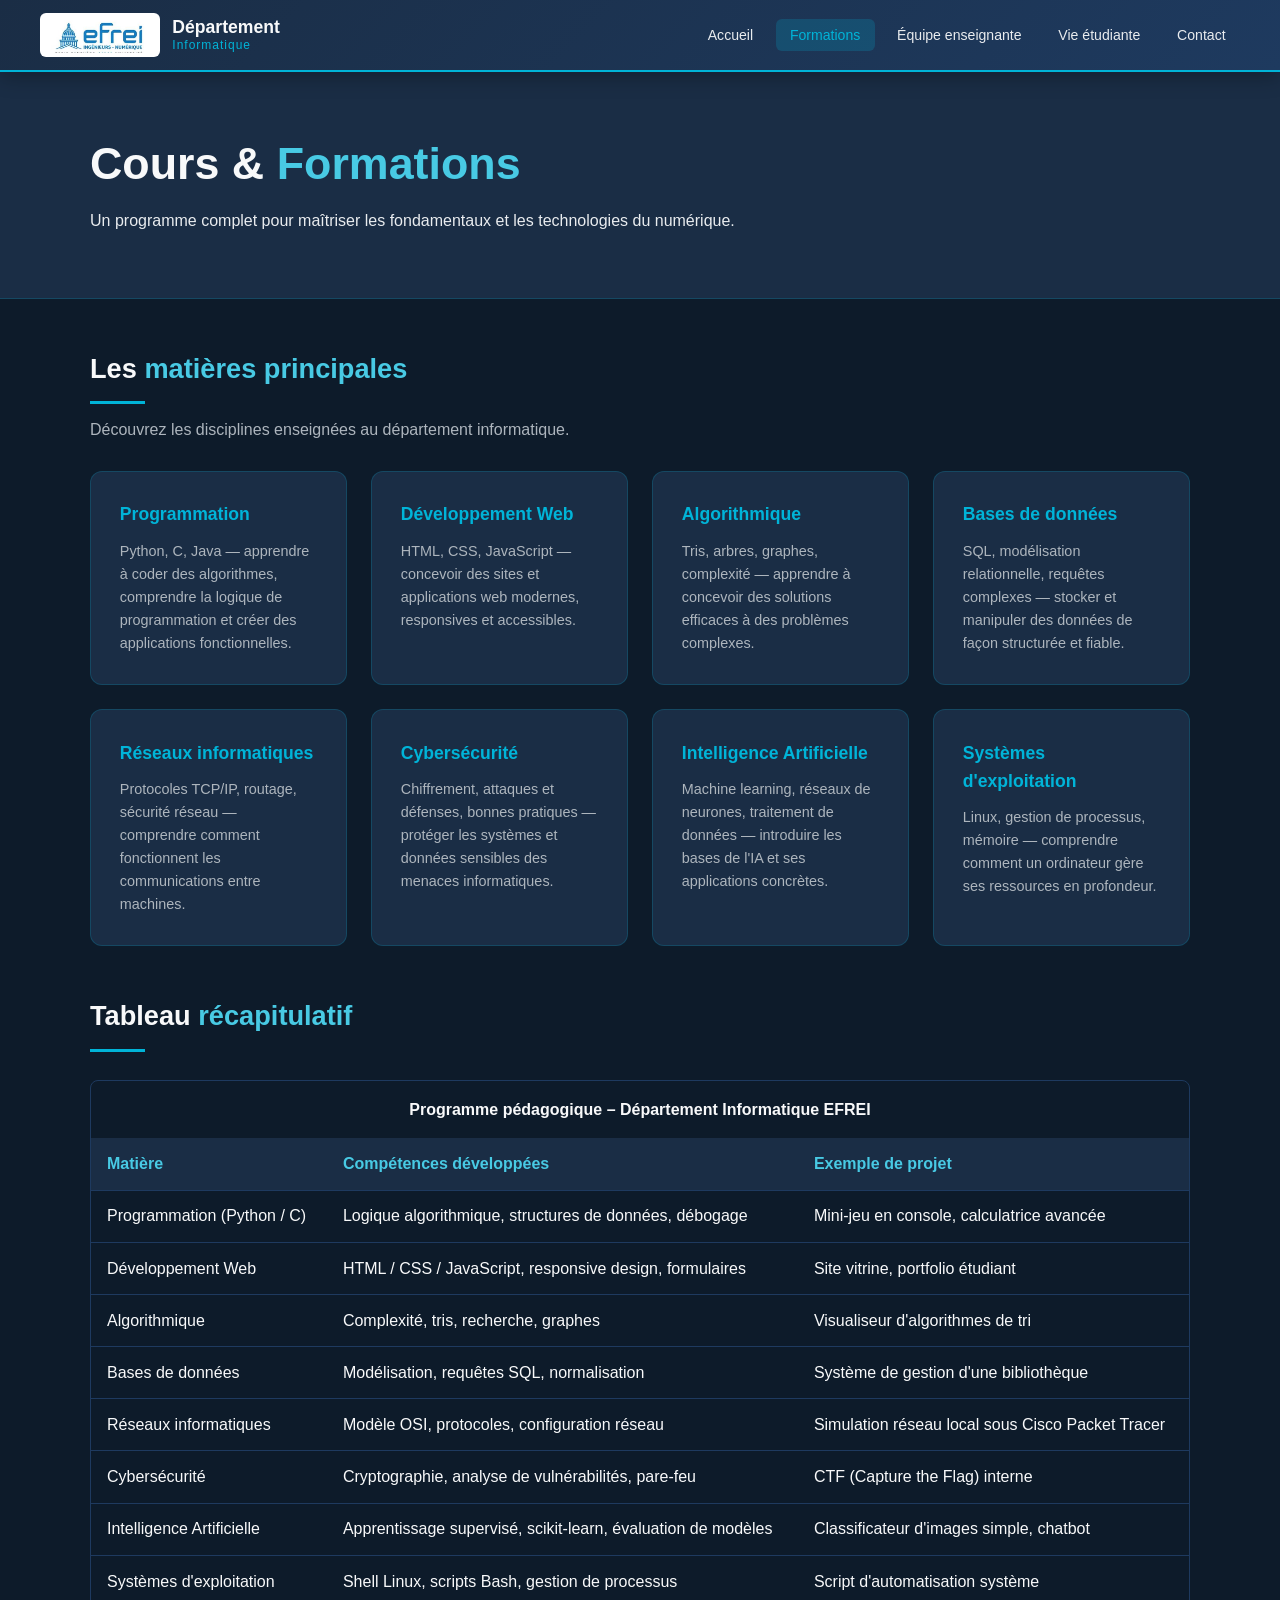
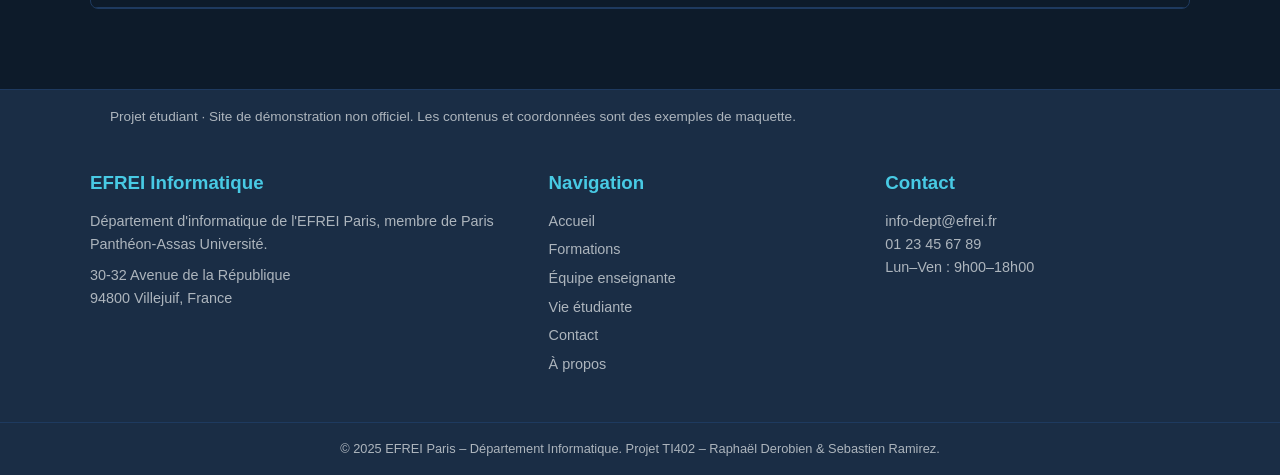
<file: formations.html>
<!DOCTYPE html>
<html lang="fr">
<head>
    <meta charset="UTF-8">
    <meta name="viewport" content="width=device-width, initial-scale=1.0">
    <title>Formations – Département Informatique EFREI</title>
    <link rel="stylesheet" href="css/styles.css">
</head>
<body>

    <header>
        <div class="header-inner">
            <div class="logo">
                <img class="logo-img" src="logo-efrei.png" alt="EFREI - Ingénieurs et numérique">
                <h1>Département <span>Informatique</span></h1>
            </div>
            <nav>
                <button class="burger" id="burger-btn" type="button" aria-label="Menu" aria-controls="nav-menu" aria-expanded="false">
                    <span></span><span></span><span></span>
                </button>
                <ul id="nav-menu">
                    <li><a href="index.html">Accueil</a></li>
                    <li><a href="formations.html">Formations</a></li>
                    <li><a href="enseignants.html">Équipe enseignante</a></li>
                    <li><a href="vie-etudiante.html">Vie étudiante</a></li>
                    <li><a href="contact.html">Contact</a></li>
                </ul>
            </nav>
        </div>
    </header>

    <main>
        <section class="banniere">
            <h1 class="anim-entree">Cours &amp; <span>Formations</span></h1>
            <p class="anim-entree-2">Un programme complet pour maîtriser les fondamentaux et les technologies du numérique.</p>
        </section>

        <section class="section">
            <div class="section-titre">
                <h2>Les <span>matières principales</span></h2>
                <div class="ligne-deco"></div>
                <p>Découvrez les disciplines enseignées au département informatique.</p>
            </div>
            <div class="cartes-grid">
                <div class="carte">
                    <h3>Programmation</h3>
                    <p>Python, C, Java — apprendre à coder des algorithmes, comprendre la logique de programmation et créer des applications fonctionnelles.</p>
                </div>
                <div class="carte">
                    <h3>Développement Web</h3>
                    <p>HTML, CSS, JavaScript — concevoir des sites et applications web modernes, responsives et accessibles.</p>
                </div>
                <div class="carte">
                    <h3>Algorithmique</h3>
                    <p>Tris, arbres, graphes, complexité — apprendre à concevoir des solutions efficaces à des problèmes complexes.</p>
                </div>
                <div class="carte">
                    <h3>Bases de données</h3>
                    <p>SQL, modélisation relationnelle, requêtes complexes — stocker et manipuler des données de façon structurée et fiable.</p>
                </div>
                <div class="carte">
                    <h3>Réseaux informatiques</h3>
                    <p>Protocoles TCP/IP, routage, sécurité réseau — comprendre comment fonctionnent les communications entre machines.</p>
                </div>
                <div class="carte">
                    <h3>Cybersécurité</h3>
                    <p>Chiffrement, attaques et défenses, bonnes pratiques — protéger les systèmes et données sensibles des menaces informatiques.</p>
                </div>
                <div class="carte">
                    <h3>Intelligence Artificielle</h3>
                    <p>Machine learning, réseaux de neurones, traitement de données — introduire les bases de l'IA et ses applications concrètes.</p>
                </div>
                <div class="carte">
                    <h3>Systèmes d'exploitation</h3>
                    <p>Linux, gestion de processus, mémoire — comprendre comment un ordinateur gère ses ressources en profondeur.</p>
                </div>
            </div>
        </section>

        <section class="section" style="padding-top:0;">
            <div class="section-titre">
                <h2>Tableau <span>récapitulatif</span></h2>
                <div class="ligne-deco"></div>
            </div>
            <div class="tableau-wrapper">
                <table>
                    <caption>Programme pédagogique – Département Informatique EFREI</caption>
                    <thead>
                        <tr>
                            <th scope="col">Matière</th>
                            <th scope="col">Compétences développées</th>
                            <th scope="col">Exemple de projet</th>
                        </tr>
                    </thead>
                    <tbody>
                        <tr>
                            <td>Programmation (Python / C)</td>
                            <td>Logique algorithmique, structures de données, débogage</td>
                            <td>Mini-jeu en console, calculatrice avancée</td>
                        </tr>
                        <tr>
                            <td>Développement Web</td>
                            <td>HTML / CSS / JavaScript, responsive design, formulaires</td>
                            <td>Site vitrine, portfolio étudiant</td>
                        </tr>
                        <tr>
                            <td>Algorithmique</td>
                            <td>Complexité, tris, recherche, graphes</td>
                            <td>Visualiseur d'algorithmes de tri</td>
                        </tr>
                        <tr>
                            <td>Bases de données</td>
                            <td>Modélisation, requêtes SQL, normalisation</td>
                            <td>Système de gestion d'une bibliothèque</td>
                        </tr>
                        <tr>
                            <td>Réseaux informatiques</td>
                            <td>Modèle OSI, protocoles, configuration réseau</td>
                            <td>Simulation réseau local sous Cisco Packet Tracer</td>
                        </tr>
                        <tr>
                            <td>Cybersécurité</td>
                            <td>Cryptographie, analyse de vulnérabilités, pare-feu</td>
                            <td>CTF (Capture the Flag) interne</td>
                        </tr>
                        <tr>
                            <td>Intelligence Artificielle</td>
                            <td>Apprentissage supervisé, scikit-learn, évaluation de modèles</td>
                            <td>Classificateur d'images simple, chatbot</td>
                        </tr>
                        <tr>
                            <td>Systèmes d'exploitation</td>
                            <td>Shell Linux, scripts Bash, gestion de processus</td>
                            <td>Script d'automatisation système</td>
                        </tr>
                    </tbody>
                </table>
            </div>
        </section>
    </main>

    <footer>
        <p class="note-projet">Projet étudiant · Site de démonstration non officiel. Les contenus et coordonnées sont des exemples de maquette.</p>
        <div class="footer-inner">
            <div class="footer-col">
                <h3>EFREI Informatique</h3>
                <p>Département d'informatique de l'EFREI Paris, membre de Paris Panthéon-Assas Université.</p>
                <p style="margin-top:0.5rem;">30-32 Avenue de la République<br>94800 Villejuif, France</p>
            </div>
            <div class="footer-col">
                <h3>Navigation</h3>
                <a href="index.html">Accueil</a>
                <a href="formations.html">Formations</a>
                <a href="enseignants.html">Équipe enseignante</a>
                <a href="vie-etudiante.html">Vie étudiante</a>
                <a href="contact.html">Contact</a>
                <a href="apropos.html">À propos</a>
            </div>
            <div class="footer-col">
                <h3>Contact</h3>
                <p>info-dept@efrei.fr</p>
                <p>01 23 45 67 89</p>
                <p>Lun–Ven : 9h00–18h00</p>
            </div>
        </div>
        <div class="footer-bottom">
            <p>© 2025 EFREI Paris – Département Informatique. Projet TI402 – Raphaël Derobien &amp; Sebastien Ramirez.</p>
        </div>
    </footer>

    <script src="js/script.js" defer></script>
</body>
</html>
</file>
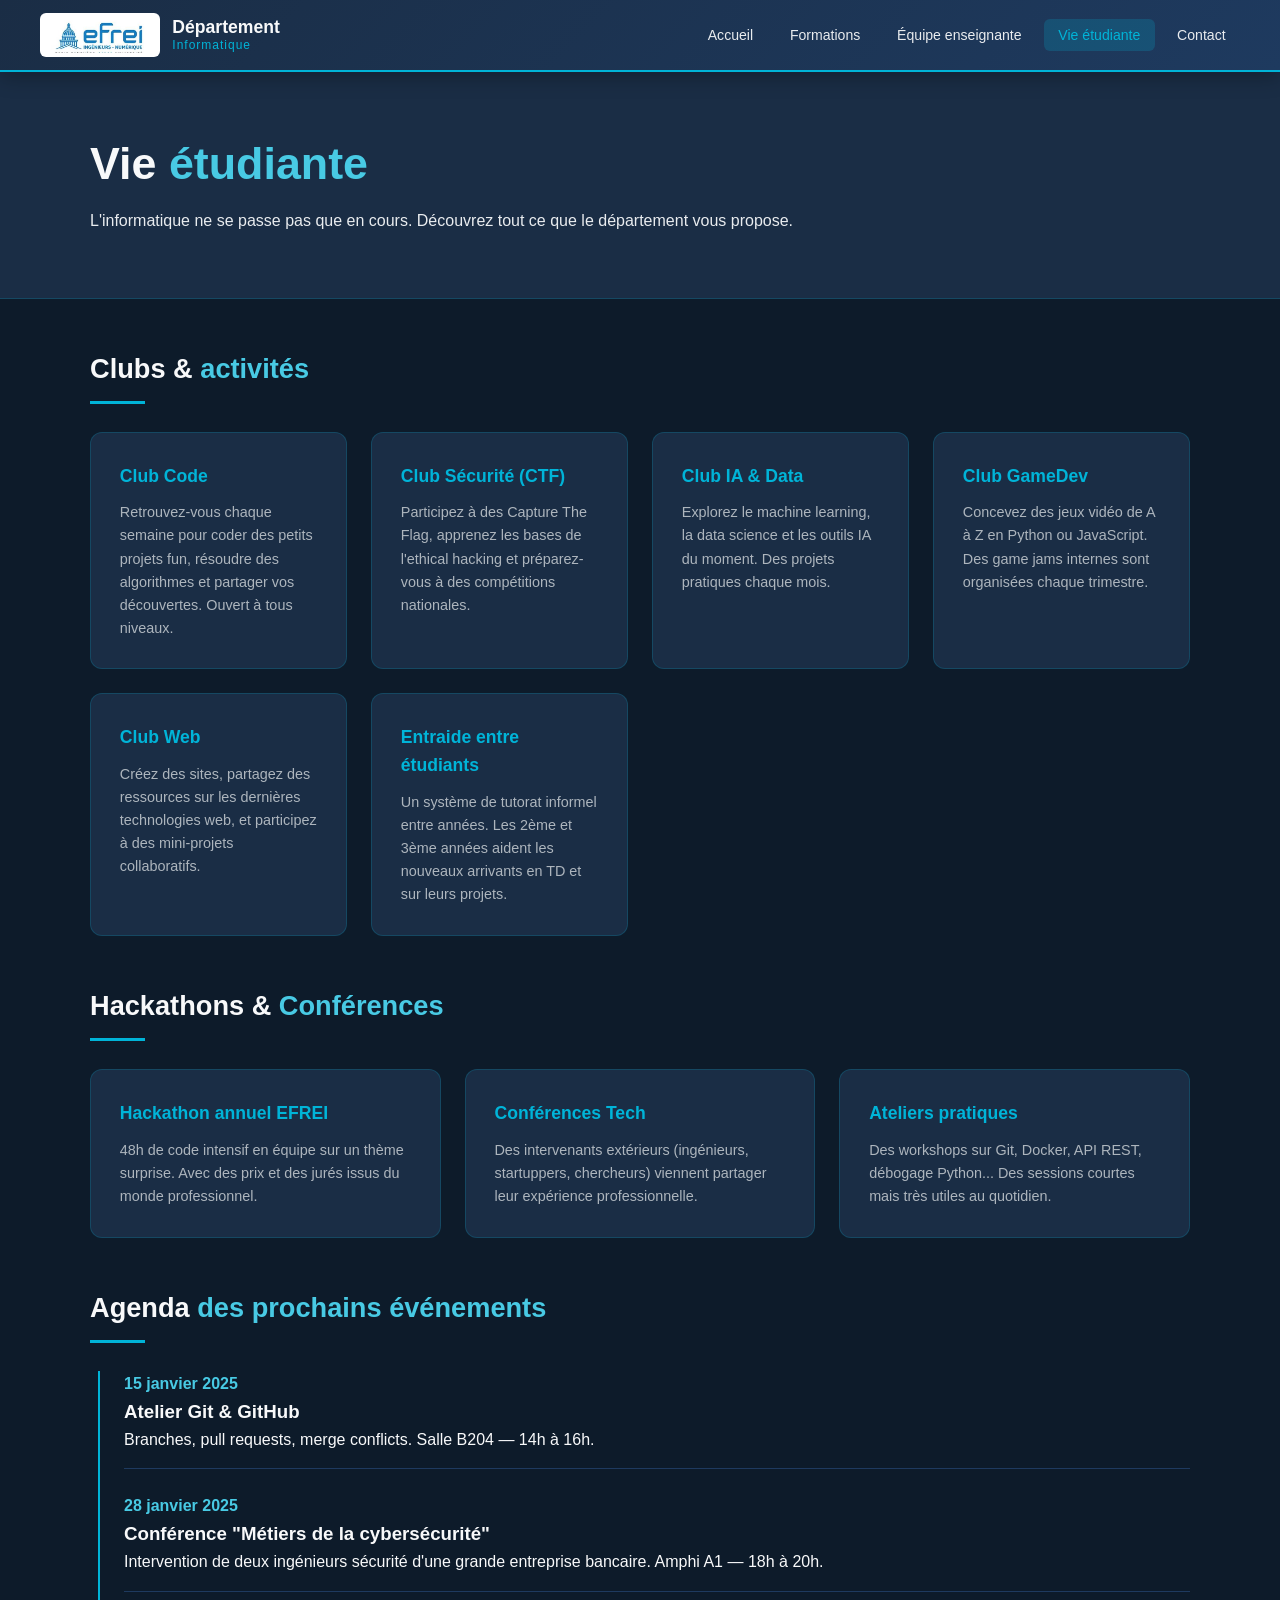
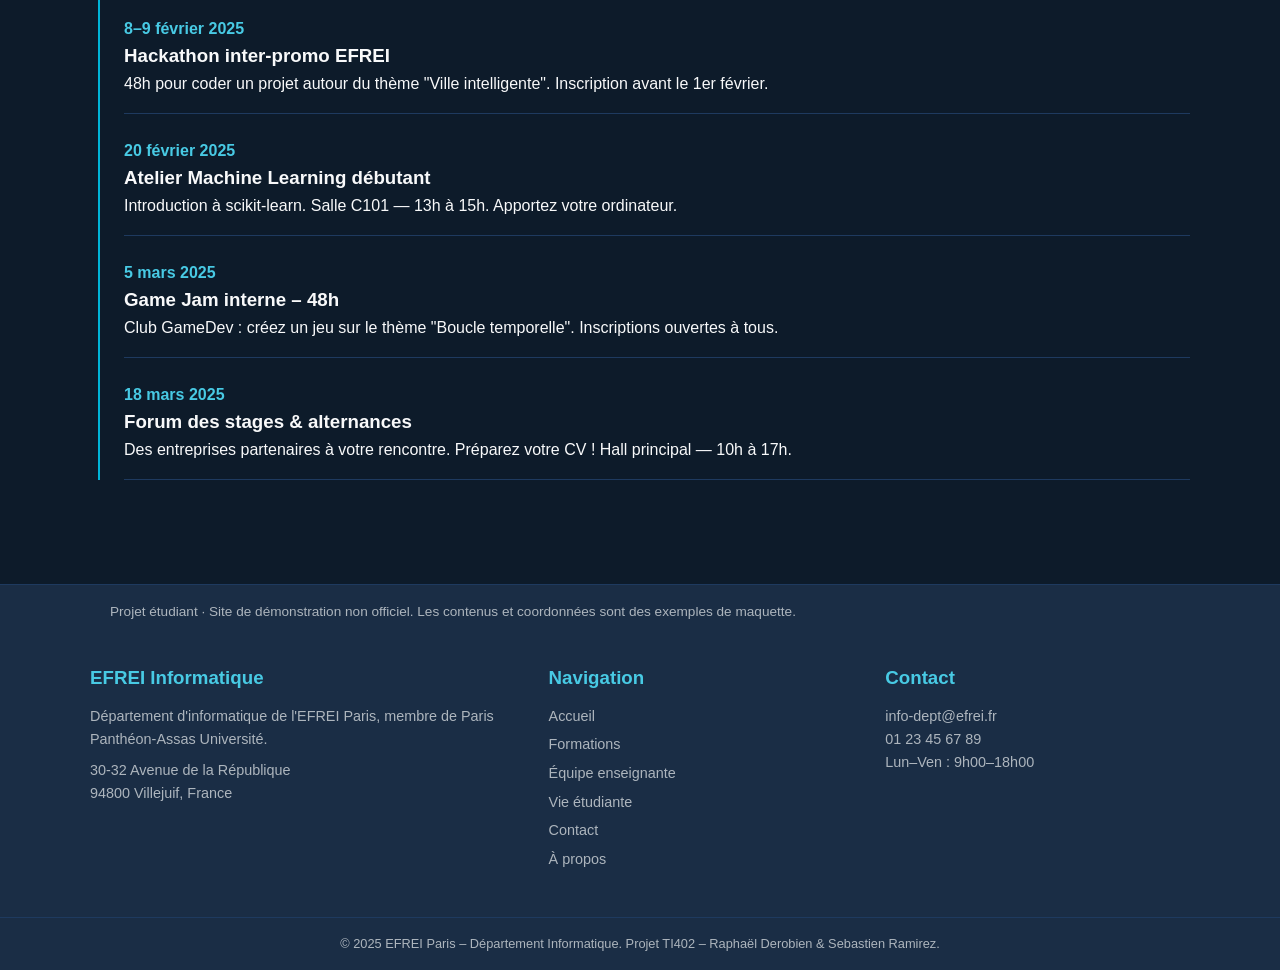
<file: vie-etudiante.html>
<!DOCTYPE html>
<html lang="fr">
<head>
    <meta charset="UTF-8">
    <meta name="viewport" content="width=device-width, initial-scale=1.0">
    <title>Vie étudiante – Département Informatique EFREI</title>
    <link rel="stylesheet" href="css/styles.css">
</head>
<body>

    <header>
        <div class="header-inner">
            <div class="logo">
                <img class="logo-img" src="logo-efrei.png" alt="EFREI - Ingénieurs et numérique">
                <h1>Département <span>Informatique</span></h1>
            </div>
            <nav>
                <button class="burger" id="burger-btn" type="button" aria-label="Menu" aria-controls="nav-menu" aria-expanded="false">
                    <span></span><span></span><span></span>
                </button>
                <ul id="nav-menu">
                    <li><a href="index.html">Accueil</a></li>
                    <li><a href="formations.html">Formations</a></li>
                    <li><a href="enseignants.html">Équipe enseignante</a></li>
                    <li><a href="vie-etudiante.html">Vie étudiante</a></li>
                    <li><a href="contact.html">Contact</a></li>
                </ul>
            </nav>
        </div>
    </header>

    <main>
        <section class="banniere">
            <h1 class="anim-entree">Vie <span>étudiante</span></h1>
            <p class="anim-entree-2">L'informatique ne se passe pas que en cours. Découvrez tout ce que le département vous propose.</p>
        </section>

        <section class="section">
            <div class="section-titre">
                <h2>Clubs &amp; <span>activités</span></h2>
                <div class="ligne-deco"></div>
            </div>
            <div class="cartes-grid">
                <div class="carte">
                    <h3>Club Code</h3>
                    <p>Retrouvez-vous chaque semaine pour coder des petits projets fun, résoudre des algorithmes et partager vos découvertes. Ouvert à tous niveaux.</p>
                </div>
                <div class="carte">
                    <h3>Club Sécurité (CTF)</h3>
                    <p>Participez à des Capture The Flag, apprenez les bases de l'ethical hacking et préparez-vous à des compétitions nationales.</p>
                </div>
                <div class="carte">
                    <h3>Club IA &amp; Data</h3>
                    <p>Explorez le machine learning, la data science et les outils IA du moment. Des projets pratiques chaque mois.</p>
                </div>
                <div class="carte">
                    <h3>Club GameDev</h3>
                    <p>Concevez des jeux vidéo de A à Z en Python ou JavaScript. Des game jams internes sont organisées chaque trimestre.</p>
                </div>
                <div class="carte">
                    <h3>Club Web</h3>
                    <p>Créez des sites, partagez des ressources sur les dernières technologies web, et participez à des mini-projets collaboratifs.</p>
                </div>
                <div class="carte">
                    <h3>Entraide entre étudiants</h3>
                    <p>Un système de tutorat informel entre années. Les 2ème et 3ème années aident les nouveaux arrivants en TD et sur leurs projets.</p>
                </div>
            </div>
        </section>

        <section class="section" style="padding-top:0;">
            <div class="section-titre">
                <h2>Hackathons &amp; <span>Conférences</span></h2>
                <div class="ligne-deco"></div>
            </div>
            <div class="cartes-grid">
                <div class="carte">
                    <h3>Hackathon annuel EFREI</h3>
                    <p>48h de code intensif en équipe sur un thème surprise. Avec des prix et des jurés issus du monde professionnel.</p>
                </div>
                <div class="carte">
                    <h3>Conférences Tech</h3>
                    <p>Des intervenants extérieurs (ingénieurs, startuppers, chercheurs) viennent partager leur expérience professionnelle.</p>
                </div>
                <div class="carte">
                    <h3>Ateliers pratiques</h3>
                    <p>Des workshops sur Git, Docker, API REST, débogage Python... Des sessions courtes mais très utiles au quotidien.</p>
                </div>
            </div>
        </section>

        <section class="section" style="padding-top:0;">
            <div class="section-titre">
                <h2>Agenda <span>des prochains événements</span></h2>
                <div class="ligne-deco"></div>
            </div>
            <div class="frise">
                <div class="frise-item">
                    <p class="date-event">15 janvier 2025</p>
                    <h3>Atelier Git &amp; GitHub</h3>
                    <p>Branches, pull requests, merge conflicts. Salle B204 — 14h à 16h.</p>
                </div>
                <div class="frise-item">
                    <p class="date-event">28 janvier 2025</p>
                    <h3>Conférence "Métiers de la cybersécurité"</h3>
                    <p>Intervention de deux ingénieurs sécurité d'une grande entreprise bancaire. Amphi A1 — 18h à 20h.</p>
                </div>
                <div class="frise-item">
                    <p class="date-event">8–9 février 2025</p>
                    <h3>Hackathon inter-promo EFREI</h3>
                    <p>48h pour coder un projet autour du thème "Ville intelligente". Inscription avant le 1er février.</p>
                </div>
                <div class="frise-item">
                    <p class="date-event">20 février 2025</p>
                    <h3>Atelier Machine Learning débutant</h3>
                    <p>Introduction à scikit-learn. Salle C101 — 13h à 15h. Apportez votre ordinateur.</p>
                </div>
                <div class="frise-item">
                    <p class="date-event">5 mars 2025</p>
                    <h3>Game Jam interne – 48h</h3>
                    <p>Club GameDev : créez un jeu sur le thème "Boucle temporelle". Inscriptions ouvertes à tous.</p>
                </div>
                <div class="frise-item">
                    <p class="date-event">18 mars 2025</p>
                    <h3>Forum des stages &amp; alternances</h3>
                    <p>Des entreprises partenaires à votre rencontre. Préparez votre CV ! Hall principal — 10h à 17h.</p>
                </div>
            </div>
        </section>
    </main>

    <footer>
        <p class="note-projet">Projet étudiant · Site de démonstration non officiel. Les contenus et coordonnées sont des exemples de maquette.</p>
        <div class="footer-inner">
            <div class="footer-col">
                <h3>EFREI Informatique</h3>
                <p>Département d'informatique de l'EFREI Paris, membre de Paris Panthéon-Assas Université.</p>
                <p style="margin-top:0.5rem;">30-32 Avenue de la République<br>94800 Villejuif, France</p>
            </div>
            <div class="footer-col">
                <h3>Navigation</h3>
                <a href="index.html">Accueil</a>
                <a href="formations.html">Formations</a>
                <a href="enseignants.html">Équipe enseignante</a>
                <a href="vie-etudiante.html">Vie étudiante</a>
                <a href="contact.html">Contact</a>
                <a href="apropos.html">À propos</a>
            </div>
            <div class="footer-col">
                <h3>Contact</h3>
                <p>info-dept@efrei.fr</p>
                <p>01 23 45 67 89</p>
                <p>Lun–Ven : 9h00–18h00</p>
            </div>
        </div>
        <div class="footer-bottom">
            <p>© 2025 EFREI Paris – Département Informatique. Projet TI402 – Raphaël Derobien &amp; Sebastien Ramirez.</p>
        </div>
    </footer>

    <script src="js/script.js" defer></script>
</body>
</html>
</file>
<file: css/styles.css>
:root {
    --bleu-nuit: #0d1b2a;
    --bleu-profond: #1a2d45;
    --bleu-moyen: #1e3a5f;
    --cyan: #00b4d8;
    --cyan-clair: #48cae4;
    --violet: #7b2d8b;
    --blanc: #f8f9fa;
    --gris-clair: #e9ecef;
    --gris-texte: #adb5bd;
    --ombre: 0 4px 20px rgba(0,0,0,0.3);  
    --rayon: 12px;
    --transition: all 0.3s ease;
}

* { margin: 0; padding: 0; box-sizing: border-box; }
html { scroll-behavior: smooth; }
body {
    font-family: 'Segoe UI', Tahoma, sans-serif;
    background-color: var(--bleu-nuit);
    color: var(--blanc);
    line-height: 1.6;
    min-height: 100vh;
    display: flex;
    flex-direction: column;
}
a { text-decoration: none; color: inherit; }
ul { list-style: none; }
img { max-width: 100%; height: auto; }

header {
    background: linear-gradient(135deg, var(--bleu-profond), var(--bleu-moyen));
    border-bottom: 2px solid var(--cyan);
    padding: 0 2rem;
    position: sticky;
    top: 0;
    z-index: 100;
    box-shadow: var(--ombre);
}
.header-inner {   
    max-width: 1200px;
    margin: 0 auto;
    display: flex;
    align-items: center;
    justify-content: space-between;
    height: 70px;
}
.logo { display: flex; align-items: center; gap: 12px; }
.logo-img { height: 44px; background: #fff; border-radius: 6px; padding: 4px 8px; }
.logo h1 { font-size: 1.1rem; font-weight: 700; line-height: 1.2; }
.logo h1 span { color: var(--cyan); display: block; font-size: 0.75rem; font-weight: 400; letter-spacing: 1px; }

nav ul { display: flex; gap: 0.5rem; align-items: center; }
nav ul li a { padding: 0.5rem 0.9rem; border-radius: 6px; font-size: 0.88rem; color: var(--gris-clair); transition: var(--transition); }
nav ul li a:hover, nav ul li a.active { background: rgba(0,180,216,0.2); color: var(--cyan); }

.burger { display: none; flex-direction: column; gap: 5px; cursor: pointer; background: none; border: none; padding: 5px; }
.burger span { width: 25px; height: 2px; background: var(--blanc); border-radius: 2px; transition: var(--transition); }

.btn { display: inline-block; padding: 0.7rem 1.8rem; border-radius: 30px; font-size: 0.9rem; font-weight: 600; cursor: pointer; transition: var(--transition); border: none; }
.btn-primary { background: linear-gradient(135deg, var(--cyan), var(--cyan-clair)); color: var(--bleu-nuit); }
.btn-primary:hover { transform: translateY(-2px); box-shadow: 0 6px 20px rgba(0,180,216,0.4); }
.btn-outline { border: 2px solid var(--cyan); color: var(--cyan); background: transparent; }
.btn-outline:hover { background: var(--cyan); color: var(--bleu-nuit); transform: translateY(-2px); }
.btn-violet { background: linear-gradient(135deg, var(--violet), #a855c8); color: var(--blanc); }
.btn-violet:hover { transform: translateY(-2px); box-shadow: 0 6px 20px rgba(123,45,139,0.4); }

.carte {
    background: var(--bleu-profond);  
    border: 1px solid rgba(0,180,216,0.2);
    border-radius: var(--rayon);
    padding: 1.8rem;
    transition: var(--transition);
    position: relative;
    overflow: hidden;
}
.carte::before {
    content: '';
    position: absolute;
    top: 0; left: 0; right: 0;
    height: 3px;
    background: linear-gradient(90deg, var(--cyan), var(--violet));
    transform: scaleX(0);
    transform-origin: left;
    transition: transform 0.3s ease;
}
.carte:hover { transform: translateY(-5px); box-shadow: 0 6px 25px rgba(0,180,216,0.15); border-color: rgba(0,180,216,0.5); }
.carte:hover::before { transform: scaleX(1); }
.carte h3 { color: var(--cyan); margin-bottom: 0.7rem; font-size: 1.1rem; }
.carte p { color: var(--gris-texte); font-size: 0.9rem; }

@keyframes glisser-bas {
    from { opacity: 0; transform: translateY(20px); }
    to   { opacity: 1; transform: translateY(0); }
}
.anim-entree  { animation: glisser-bas 0.6s ease forwards; }
.anim-entree-2 { animation: glisser-bas 0.6s ease 0.15s both; }
.anim-entree-3 { animation: glisser-bas 0.6s ease 0.3s both; }

@keyframes fadeIn {
    from { opacity: 0; transform: translateY(-5px); }
    to   { opacity: 1; transform: translateY(0); }
}


/* Mise en page commune aux pages du projet. */
main { flex: 1; min-width: 0; }
.logo-img { color: var(--bleu-nuit); display: flex; align-items: center; font-weight: 700; }
.banniere { padding: 4rem max(1.25rem, calc((100% - 1100px) / 2)); background: var(--bleu-profond); border-bottom: 1px solid rgba(0,180,216,0.2); }
.banniere h1 { font-size: clamp(1.8rem, 3.5vw, 2.8rem); line-height: 1.25; max-width: 850px; margin-bottom: 1rem; }
.banniere h1 span, .section-titre h2 span { color: var(--cyan-clair); }
.banniere p { max-width: 780px; color: var(--gris-clair); }
.banniere-btns, .nav-pages { display: flex; flex-wrap: wrap; gap: 1rem; margin-top: 1.5rem; }
.section, .carrousel-section { width: 100%; max-width: 1140px; margin: auto; padding: 3rem 1.25rem; }
.section-titre { margin-bottom: 1.75rem; }
.section-titre h2 { font-size: 1.7rem; }
.section-titre p { margin-top: 0.8rem; color: var(--gris-texte); }
.ligne-deco { width: 55px; height: 3px; margin-top: 0.7rem; background: var(--cyan); }
.chiffres { display: grid; grid-template-columns: repeat(4, 1fr); gap: 1rem; max-width: 1140px; margin: 2rem auto 0; padding: 0 1.25rem; }
.chiffre-item { padding: 1.5rem; background: var(--bleu-profond); border-radius: var(--rayon); text-align: center; }
.nombre { display: block; color: var(--cyan-clair); font-size: 2rem; font-weight: 700; }
.label { display: block; color: var(--gris-texte); }
.carrousel-wrapper { overflow: hidden; border: 1px solid rgba(0,180,216,0.25); border-radius: var(--rayon); background: var(--bleu-profond); }
.carrousel-inner { display: flex; transition: transform 0.4s ease; }
.carrousel-slide { flex: 0 0 100%; min-width: 0; padding: 2rem; }
.carrousel-slide h3 { color: var(--cyan-clair); margin-bottom: 0.75rem; font-size: 1.3rem; }
.carrousel-slide p { color: var(--gris-clair); max-width: 850px; }
.carrousel-controls, .indicateurs { display: flex; align-items: center; justify-content: center; gap: 0.75rem; }
.carrousel-controls { margin-top: 1rem; }
.btn-carrousel { width: 38px; height: 38px; border: 1px solid var(--cyan); border-radius: 50%; background: transparent; color: var(--blanc); font-size: 1.5rem; cursor: pointer; }
.indicateur { width: 12px; height: 12px; border-radius: 50%; border: 1px solid var(--cyan); background: transparent; cursor: pointer; }
.indicateur.actif { background: var(--cyan); }
.cartes-grid, .pourquoi-grid { display: grid; grid-template-columns: repeat(auto-fit, minmax(min(100%, 250px), 1fr)); gap: 1.5rem; }
.pourquoi-item { border-left: 3px solid var(--cyan); padding: 0.25rem 0 0.25rem 1rem; }
.pourquoi-item h3 { margin-bottom: 0.5rem; }
.pourquoi-item p { color: var(--gris-texte); }
.filtre-barre { display: flex; flex-wrap: wrap; gap: 0.6rem; margin-bottom: 1.75rem; }
.btn-filtre { padding: 0.6rem 1rem; border: 1px solid var(--cyan); border-radius: 6px; background: transparent; color: var(--gris-clair); cursor: pointer; }
.btn-filtre.actif, .btn-filtre:hover { background: var(--cyan); color: var(--bleu-nuit); }
.carte-enseignant, .membre-card { min-width: 0; padding: 1.5rem; border: 1px solid rgba(0,180,216,0.2); border-radius: var(--rayon); background: var(--bleu-profond); }
.carte-enseignant h3, .membre-card h3 { color: var(--cyan-clair); margin: 0.75rem 0 0.5rem; }
.carte-enseignant p, .membre-card p { color: var(--gris-clair); font-size: 0.9rem; }
.avatar-photo, .avatar, .membre-avatar { width: 88px; height: 88px; border-radius: 50%; object-fit: cover; background: var(--bleu-moyen); }
.avatar, .membre-avatar { display: grid; place-items: center; color: var(--cyan-clair); font-size: 1.6rem; font-weight: 700; }
.domaine, .role { color: var(--cyan-clair) !important; }
.matiere, .techno-tag { display: inline-block; margin: 0.6rem 0; padding: 0.25rem 0.5rem; background: var(--bleu-moyen); border-radius: 4px; color: var(--gris-clair); font-size: 0.8rem; }
.techno-liste { display: flex; flex-wrap: wrap; gap: 0.5rem; }
.bloc-info { background: var(--bleu-profond); border: 1px solid rgba(0,180,216,0.2); border-radius: var(--rayon); padding: 1.5rem; margin-bottom: 1.5rem; }
.bloc-info h3 { color: var(--cyan-clair); margin-bottom: 0.75rem; }
.bloc-info ul { list-style: disc; padding-left: 1.25rem; }
.tableau-wrapper { max-width: 100%; overflow-x: auto; border: 1px solid var(--bleu-moyen); border-radius: 8px; }
table { border-collapse: collapse; width: 100%; }
caption { padding: 1rem; font-weight: 600; }
th, td { text-align: left; padding: 0.8rem 1rem; border-bottom: 1px solid var(--bleu-moyen); }
th { color: var(--cyan-clair); background: var(--bleu-profond); }
.contact-grid { display: grid; grid-template-columns: 1.3fr 1fr; gap: 2rem; }
.formulaire-contact, .info-contact { min-width: 0; }
.formulaire-contact > p { color: var(--gris-texte); margin-bottom: 1.25rem; }
.form-ligne { display: grid; grid-template-columns: 1fr 1fr; gap: 1rem; }
.form-groupe { margin-bottom: 1rem; min-width: 0; }
.form-groupe label { display: block; margin-bottom: 0.4rem; }
input, select, textarea { width: 100%; padding: 0.75rem; font: inherit; color: var(--blanc); background: var(--bleu-profond); border: 1px solid #62778e; border-radius: 6px; }
textarea { min-height: 150px; resize: vertical; }
.msg-erreur { display: none; color: #ffb3b3; font-size: 0.85rem; margin-top: 0.35rem; }
.msg-confirmation { display: none; padding: 1rem; margin-top: 1rem; border: 1px solid #70c89a; background: #173b2d; border-radius: 6px; }
[aria-invalid="true"] { border-color: #ffb3b3; }
.info-item { display: flex; gap: 1rem; padding: 1rem 0; border-bottom: 1px solid var(--bleu-moyen); }
.info-item p { color: var(--gris-texte); }
.icone { font-size: 1.3rem; }
.frise { border-left: 2px solid var(--cyan); padding-left: 1.5rem; margin-left: 0.5rem; }
.frise-item { margin-bottom: 1.5rem; padding-bottom: 1rem; border-bottom: 1px solid var(--bleu-moyen); }
.date-event { color: var(--cyan-clair); font-weight: 600; }
footer { margin-top: 2rem; background: var(--bleu-profond); border-top: 1px solid var(--bleu-moyen); }
.footer-inner { display: grid; grid-template-columns: 1.4fr 1fr 1fr; gap: 2rem; max-width: 1140px; padding: 2.5rem 1.25rem; margin: auto; }
.footer-col h3 { color: var(--cyan-clair); margin-bottom: 0.75rem; }
.footer-col p, .footer-col a { color: var(--gris-texte); font-size: 0.9rem; overflow-wrap: anywhere; }
.footer-col a { display: block; margin-bottom: 0.35rem; }
.footer-col a:hover { color: var(--cyan-clair); }
.footer-bottom { padding: 1rem 1.25rem; border-top: 1px solid var(--bleu-moyen); text-align: center; font-size: 0.8rem; color: var(--gris-texte); }
.note-projet { max-width: 1100px; padding: 1rem 1.25rem 0; margin: auto; color: var(--gris-texte); font-size: 0.85rem; }
#toast { position: fixed; right: 1rem; bottom: 1rem; max-width: min(380px, calc(100vw - 2rem)); padding: 1rem; border: 1px solid var(--cyan); background: var(--bleu-profond); border-radius: 8px; opacity: 0; visibility: hidden; transform: translateY(15px); transition: opacity 0.25s, transform 0.25s; pointer-events: none; }
#toast.visible { opacity: 1; visibility: visible; transform: translateY(0); }
button, input, select, textarea { font-family: inherit; }
:focus-visible { outline: 3px solid var(--cyan-clair); outline-offset: 3px; }
@media (prefers-reduced-motion: reduce) {
    html { scroll-behavior: auto; }
    *, *::before, *::after { animation: none !important; transition: none !important; }
}

@media (max-width: 900px) {
    .chiffres { grid-template-columns: repeat(2, 1fr); }
    .footer-inner { grid-template-columns: 1fr 1fr; }
    .contact-grid { grid-template-columns: 1fr; }
}

@media (max-width: 700px) {
    nav ul {
        display: none;
        flex-direction: column;
        position: absolute;
        top: 70px; left: 0; right: 0;
        background: var(--bleu-profond);
        padding: 1rem;
        border-bottom: 2px solid var(--cyan);
    }
    nav ul.ouverte { display: flex; }
    .burger { display: flex; }
    header { position: relative; }
    .banniere h1 { font-size: 2rem; }
    .footer-inner { grid-template-columns: 1fr; }
    .form-ligne { grid-template-columns: 1fr; }
}

@media (max-width: 480px) {
    .banniere h1 { font-size: 1.7rem; }
    .banniere-btns { flex-direction: column; align-items: center; }
}

@media (max-width: 480px) { .logo { gap: 8px; } .logo h1 { font-size: 0.9rem; } header { padding: 0 1rem; } .chiffre-item { padding: 1rem 0.5rem; } .carrousel-slide { padding: 1.25rem; } }
</file>
